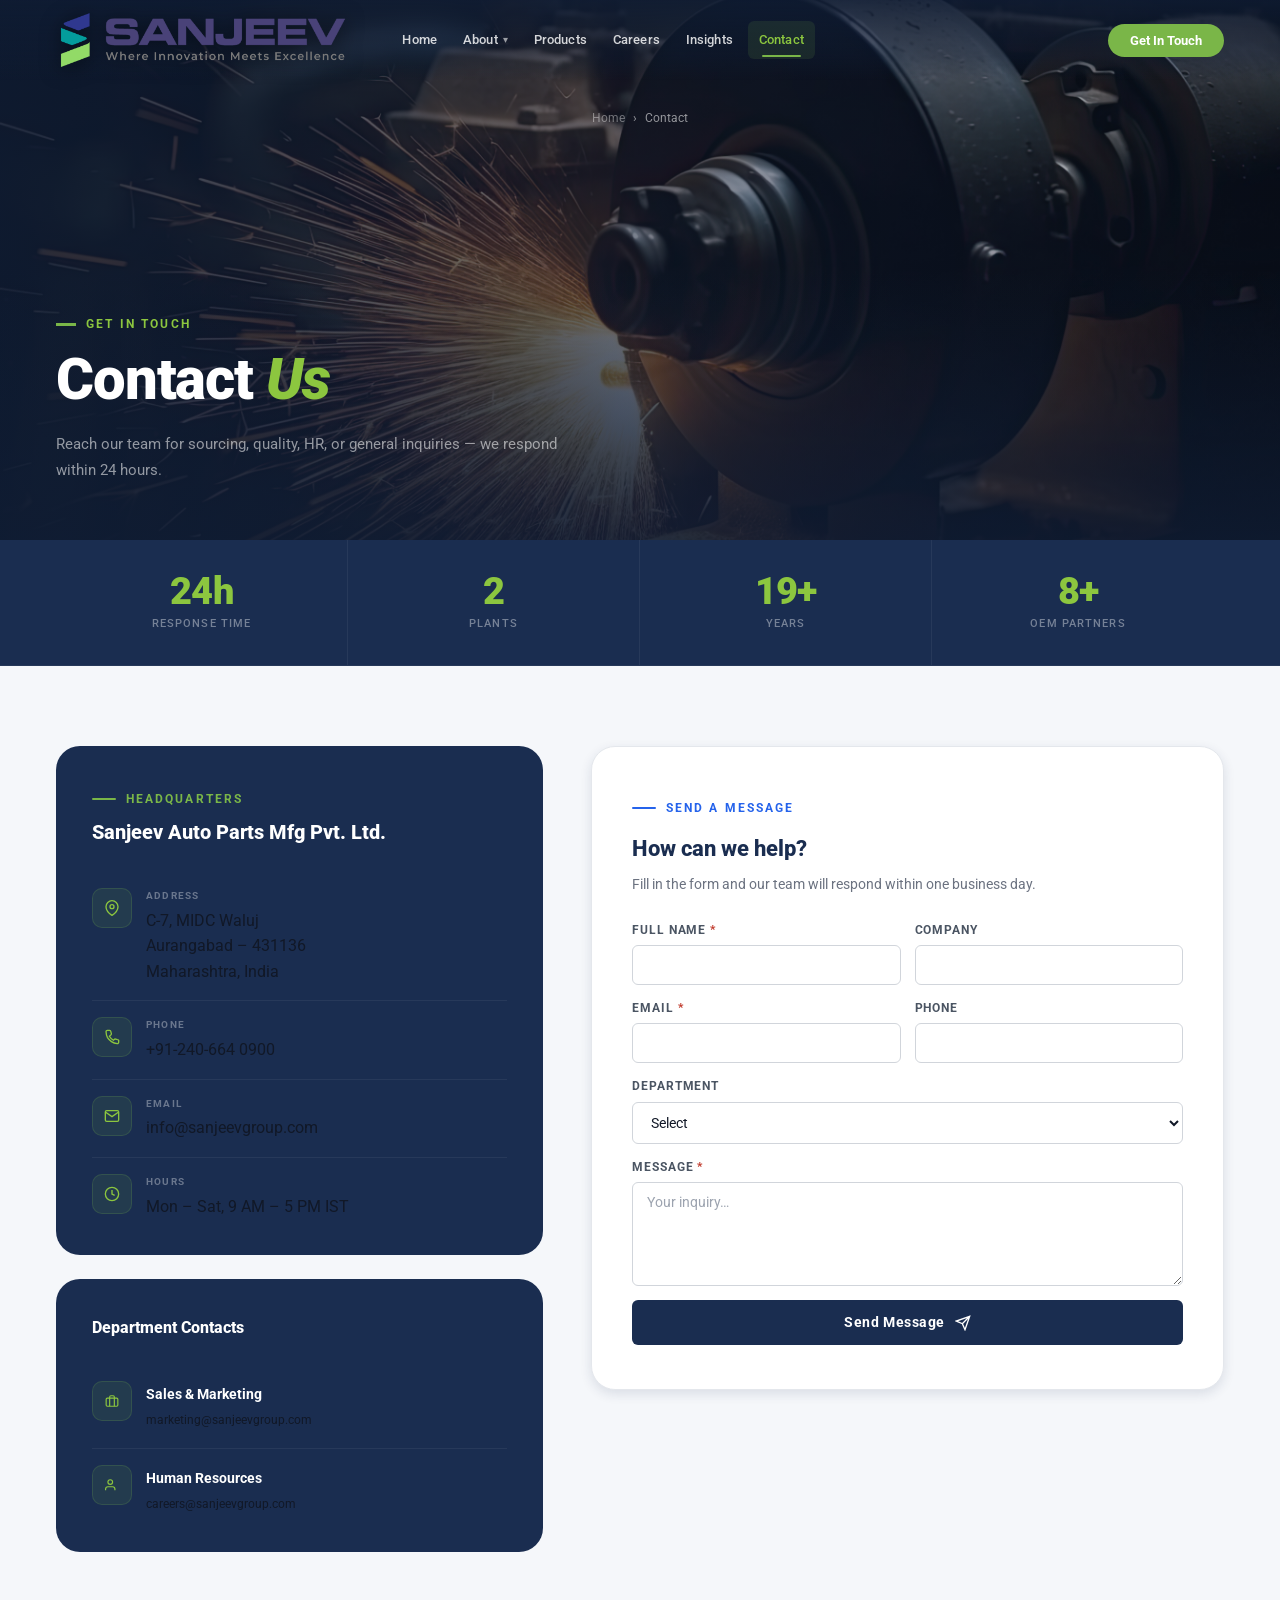
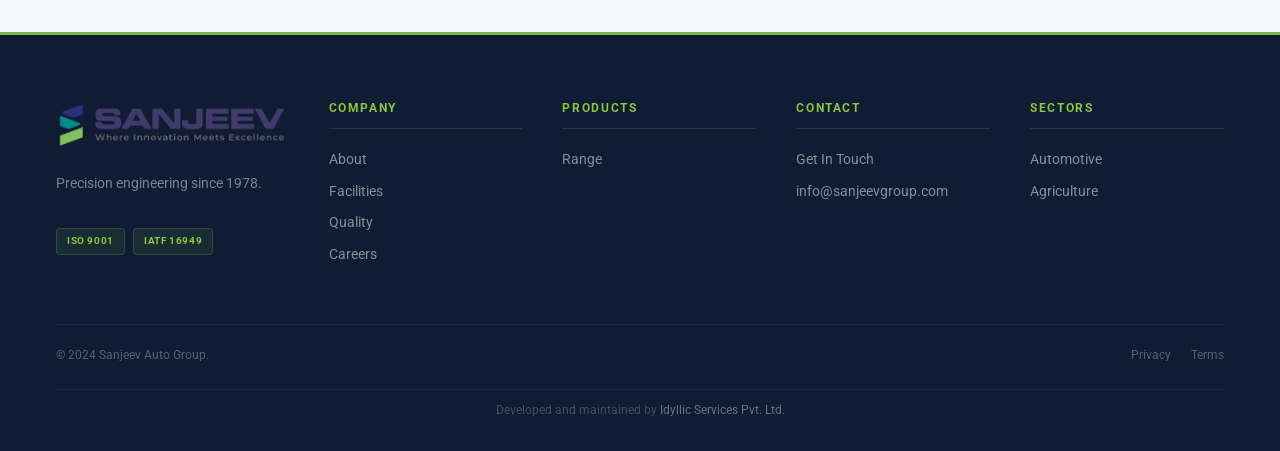
<file: contact.html>
<!DOCTYPE html>
<html lang="en">
<head>
  <meta charset="UTF-8" /><meta name="viewport" content="width=device-width, initial-scale=1.0" />
  <title>Contact Sanjeev Auto | Sourcing Inquiry — Aurangabad</title>
  <meta name="description" content="Contact Sanjeev Auto for sourcing, quality, HR inquiries. C-7 MIDC Waluj, Aurangabad 431136. +91-240-664-0900." />
  <meta name="theme-color" content="#002147" />
  <link rel="preconnect" href="https://fonts.googleapis.com" /><link rel="preconnect" href="https://fonts.gstatic.com" crossorigin />
  <link href="https://fonts.googleapis.com/css2?family=Roboto:ital,wght@0,300;0,400;0,500;0,700;0,900;1,700;1,900&display=swap" rel="stylesheet" />
  <link rel="stylesheet" href="tata.css" /><link rel="icon" type="image/png" href="logo.png" />
</head>
<body>
<div class="popup-overlay" id="popupOverlay"><div class="popup-modal"><div class="popup-left"><img src="logo.png" alt="" class="popup-logo" /><h2 class="popup-h2">Let's Build<br/><span>Something</span> Great</h2><p class="popup-sub">Our team responds within 24 hours.</p><div class="popup-stats"><div><span class="popup-stat-n">24h</span><span class="popup-stat-l">Response</span></div><div><span class="popup-stat-n">20<sup>+</sup></span><span class="popup-stat-l">OEMs</span></div></div></div><div class="popup-right"><button class="popup-close" id="popupClose" aria-label="Close"><svg width="16" height="16" viewBox="0 0 24 24" fill="none" stroke="currentColor" stroke-width="2.5"><line x1="18" y1="6" x2="6" y2="18"/><line x1="6" y1="6" x2="18" y2="18"/></svg></button><div class="popup-title">Quick Inquiry</div><form novalidate><div class="form-row"><div class="form-group"><label class="form-label">Name <span>*</span></label><input class="form-input" required /></div><div class="form-group"><label class="form-label">Email <span>*</span></label><input class="form-input" type="email" required /></div></div><div class="form-group"><label class="form-label">Message</label><textarea class="form-textarea" rows="3"></textarea></div><button type="submit" class="popup-submit">Send →</button></form></div></div></div>
<nav class="navbar at-top" id="navbar"><div class="nav-inner"><a href="index.html" class="nav-logo"><img src="logo.png" alt="Sanjeev Auto" /></a><ul class="nav-links"><li class="nav-item"><a href="index.html" class="nav-link">Home</a></li><li class="nav-item"><a href="about.html" class="nav-link">About <span class="nav-chevron">▾</span></a><div class="nav-dropdown-menu"><a href="about.html">About Us</a><a href="facilities.html">Facilities</a><a href="quality.html">Quality</a></div></li><li class="nav-item"><a href="products.html" class="nav-link">Products</a></li><li class="nav-item"><a href="careers.html" class="nav-link">Careers</a></li><li class="nav-item"><a href="blog.html" class="nav-link">Insights</a></li><li class="nav-item"><a href="contact.html" class="nav-link active">Contact</a></li></ul><div class="nav-actions"><button class="nav-btn-primary" data-popup>Get In Touch</button><button class="hamburger" id="hamburger" aria-label="Menu"><span></span><span></span><span></span></button></div></div></nav>
<div class="mobile-nav" id="mobileNav"><a href="index.html" class="mob-nav-link">Home</a><a href="about.html" class="mob-nav-link">About</a><a href="products.html" class="mob-nav-link">Products</a><a href="careers.html" class="mob-nav-link">Careers</a><a href="contact.html" class="mob-nav-link">Contact</a></div>

<div class="page-banner"><div class="pb-bg"><img src="freepic/industrial-cnc-lathe-with-sparks-flying-air-cutting-cylindrical-metal-with-lathe-grinder-ai-generated.jpg" alt="Contact" /></div><div class="pb-overlay"></div><div class="pb-overlay-bottom"></div><div class="pb-breadcrumb"><a href="index.html">Home</a><span>›</span><span>Contact</span></div><div class="pb-content"><div class="pb-eyebrow">Get In Touch</div><h1>Contact <em>Us</em></h1><p>Reach our team for sourcing, quality, HR, or general inquiries — we respond within 24 hours.</p></div></div>

<div class="stat-strip"><div class="stat-strip-inner"><div class="strip-item"><div class="strip-n">24h</div><div class="strip-l">Response Time</div></div><div class="strip-item"><div class="strip-n"><span class="counter" data-target="5">0</span></div><div class="strip-l">Plants</div></div><div class="strip-item"><div class="strip-n"><span class="counter" data-target="45">0</span>+</div><div class="strip-l">Years</div></div><div class="strip-item"><div class="strip-n"><span class="counter" data-target="20">0</span>+</div><div class="strip-l">OEM Partners</div></div></div></div>

<section class="inner-section section--off-white">
  <div class="inner-container">
    <div style="display:grid;grid-template-columns:1fr 1.3fr;gap:48px;align-items:start;">
      <!-- Left info -->
      <div>
        <div class="contact-info-card reveal reveal--left" style="margin-bottom:24px;">
          <div class="eyebrow eyebrow--gold" style="margin-bottom:8px;">Headquarters</div>
          <h2>Sanjeev Auto Parts Mfg Pvt. Ltd.</h2>
          <div class="contact-row"><div class="contact-row-icon"><svg width="16" height="16" viewBox="0 0 24 24" fill="none" stroke="currentColor" stroke-width="2"><path d="M21 10c0 7-9 13-9 13s-9-6-9-13a9 9 0 0118 0z"/><circle cx="12" cy="10" r="3"/></svg></div><div><span class="contact-row-label">Address</span><p>C-7, MIDC Waluj<br/>Aurangabad – 431136<br/>Maharashtra, India</p></div></div>
          <div class="contact-row"><div class="contact-row-icon"><svg width="16" height="16" viewBox="0 0 24 24" fill="none" stroke="currentColor" stroke-width="2"><path d="M22 16.92v3a2 2 0 01-2.18 2 19.79 19.79 0 01-8.63-3.07 19.5 19.5 0 01-5.93-5.93A19.79 19.79 0 013.07 4.18 2 2 0 015.26 2h3a2 2 0 012 1.72c.127.96.361 1.9.7 2.81a2 2 0 01-.45 2.11L8.09 10.91a16 16 0 006 6l1.27-1.27a2 2 0 012.11-.45c.907.339 1.85.573 2.81.7A2 2 0 0122 16.92z"/></svg></div><div><span class="contact-row-label">Phone</span><a href="tel:+912406640900">+91-240-664 0900</a></div></div>
          <div class="contact-row"><div class="contact-row-icon"><svg width="16" height="16" viewBox="0 0 24 24" fill="none" stroke="currentColor" stroke-width="2"><path d="M4 4h16c1.1 0 2 .9 2 2v12c0 1.1-.9 2-2 2H4c-1.1 0-2-.9-2-2V6c0-1.1.9-2 2-2z"/><polyline points="22,6 12,13 2,6"/></svg></div><div><span class="contact-row-label">Email</span><a href="mailto:info@sanjeevgroup.com">info@sanjeevgroup.com</a></div></div>
          <div class="contact-row"><div class="contact-row-icon"><svg width="16" height="16" viewBox="0 0 24 24" fill="none" stroke="currentColor" stroke-width="2"><circle cx="12" cy="12" r="10"/><polyline points="12 6 12 12 16 14"/></svg></div><div><span class="contact-row-label">Hours</span><p>Mon – Sat, 9 AM – 5 PM IST</p></div></div>
        </div>
        <div class="contact-info-card reveal reveal--left" style="--sd:.1s">
          <h2 style="font-size:1rem;">Department Contacts</h2>
          <div class="contact-row"><div class="contact-row-icon"><svg width="14" height="14" viewBox="0 0 24 24" fill="none" stroke="currentColor" stroke-width="2"><rect x="2" y="7" width="20" height="14" rx="2"/><path d="M16 21V5a2 2 0 00-2-2h-4a2 2 0 00-2 2v16"/></svg></div><div><span style="font-weight:700;color:#fff;font-size:0.88rem;">Sales &amp; Marketing</span><br/><a href="mailto:marketing@sanjeevgroup.com" style="font-size:0.78rem;">marketing@sanjeevgroup.com</a></div></div>
          <div class="contact-row"><div class="contact-row-icon"><svg width="14" height="14" viewBox="0 0 24 24" fill="none" stroke="currentColor" stroke-width="2"><path d="M17 21v-2a4 4 0 00-4-4H5a4 4 0 00-4 4v2"/><circle cx="9" cy="7" r="4"/></svg></div><div><span style="font-weight:700;color:#fff;font-size:0.88rem;">Human Resources</span><br/><a href="mailto:careers@sanjeevgroup.com" style="font-size:0.78rem;">careers@sanjeevgroup.com</a></div></div>
        </div>
      </div>
      <!-- Right form -->
      <div class="contact-form-card reveal reveal--right">
        <div class="eyebrow">Send a Message</div>
        <h3>How can we help?</h3>
        <p>Fill in the form and our team will respond within one business day.</p>
        <form id="contactForm">
          <div class="form-row"><div class="form-group"><label class="form-label">Full Name <span>*</span></label><input class="form-input" required /></div><div class="form-group"><label class="form-label">Company</label><input class="form-input" /></div></div>
          <div class="form-row"><div class="form-group"><label class="form-label">Email <span>*</span></label><input class="form-input" type="email" required /></div><div class="form-group"><label class="form-label">Phone</label><input class="form-input" type="tel" /></div></div>
          <div class="form-group"><label class="form-label">Department</label><select class="form-select"><option value="">Select</option><option>Sales</option><option>Quality</option><option>HR</option><option>General</option></select></div>
          <div class="form-group"><label class="form-label">Message <span>*</span></label><textarea class="form-textarea" rows="5" required placeholder="Your inquiry…"></textarea></div>
          <button type="submit" class="cf-submit">Send Message <svg width="16" height="16" viewBox="0 0 24 24" fill="none" stroke="currentColor" stroke-width="2"><path d="M22 2L11 13M22 2l-7 20-4-9-9-4 20-7z"/></svg></button>
        </form>
        <div id="contactSuccess" style="display:none;text-align:center;padding:40px 0;">
          <div style="width:56px;height:56px;border-radius:50%;background:var(--blue);display:flex;align-items:center;justify-content:center;margin:0 auto 16px;"><svg width="24" height="24" viewBox="0 0 24 24" fill="none" stroke="#fff" stroke-width="3"><polyline points="20 6 9 17 4 12"/></svg></div>
          <h3 style="font-family:Roboto;font-size:1.3rem;font-weight:800;color:var(--navy);margin-bottom:8px;">Message Sent!</h3>
          <p style="font-size:0.875rem;color:var(--text-muted);line-height:1.7;">Our team will respond within one business day.</p>
        </div>
      </div>
    </div>
  </div>
</section>

<footer class="footer"><div class="footer-top"><div class="footer-brand"><img src="logo.png" alt="Sanjeev Auto" class="footer-logo" /><p class="footer-tagline">Precision engineering since 1978.</p><div class="footer-cert-strip"><span class="footer-cert">ISO 9001</span><span class="footer-cert">IATF 16949</span></div></div><div class="footer-col"><h5>Company</h5><a href="about.html">About</a><a href="facilities.html">Facilities</a><a href="quality.html">Quality</a><a href="careers.html">Careers</a></div><div class="footer-col"><h5>Products</h5><a href="products.html">Range</a></div><div class="footer-col"><h5>Contact</h5><a href="contact.html">Get In Touch</a><a href="mailto:info@sanjeevgroup.com">info@sanjeevgroup.com</a></div><div class="footer-col"><h5>Sectors</h5><a href="products.html">Automotive</a><a href="products.html">Agriculture</a></div></div><div class="footer-divider"></div><div class="footer-bottom"><p class="footer-copy">© 2024 Sanjeev Auto Group.</p><div class="footer-bottom-links"><a href="#">Privacy</a><a href="#">Terms</a></div><p class="footer-devby">Developed and maintained by <a href="https://idyllicservices.in/" target="_blank" rel="noopener noreferrer">Idyllic Services Pvt. Ltd.</a></p></div></footer>
<button class="scroll-top" id="scrollTop" aria-label="Top">↑</button>
<script src="tata.js"></script>
<script>
  const cf = document.getElementById('contactForm');
  const cs = document.getElementById('contactSuccess');
  if(cf) cf.addEventListener('submit', e => { e.preventDefault(); cf.style.display='none'; cs.style.display='block'; });
</script>
</body>
</html>
</file>
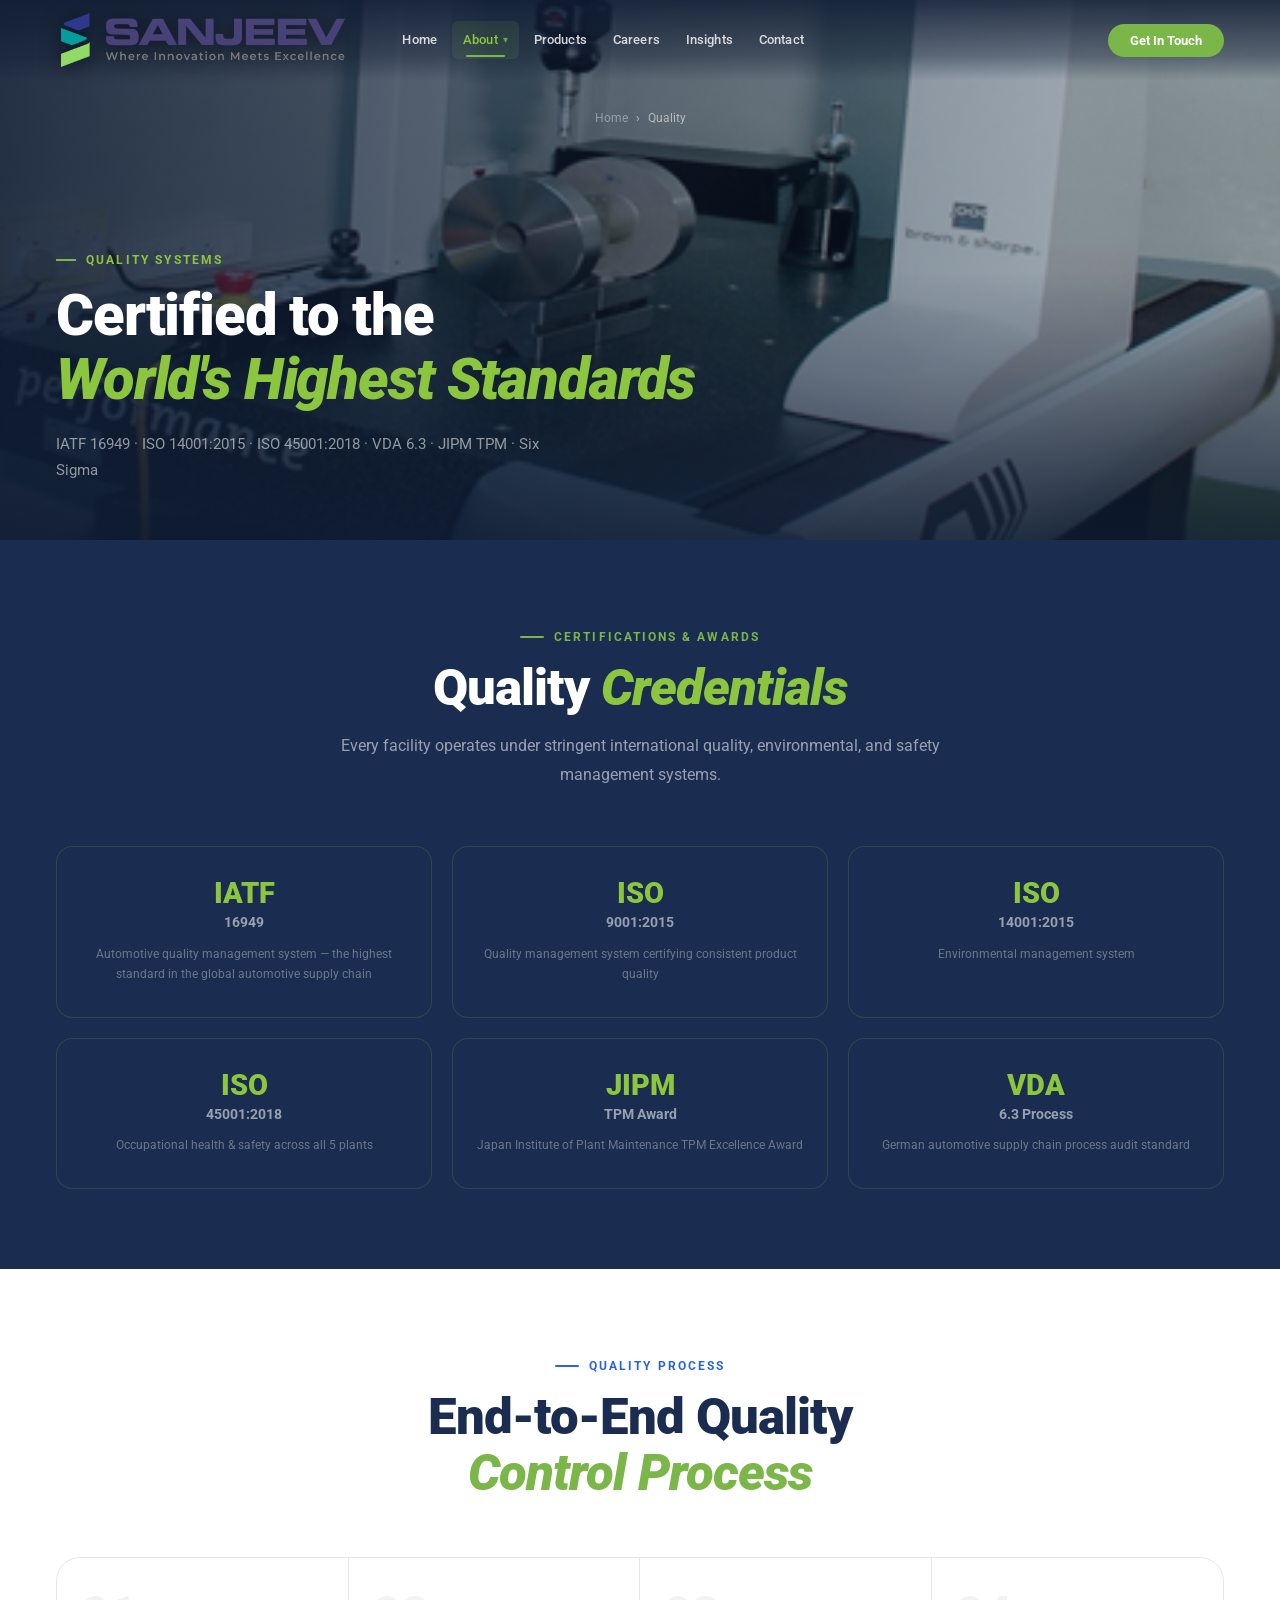
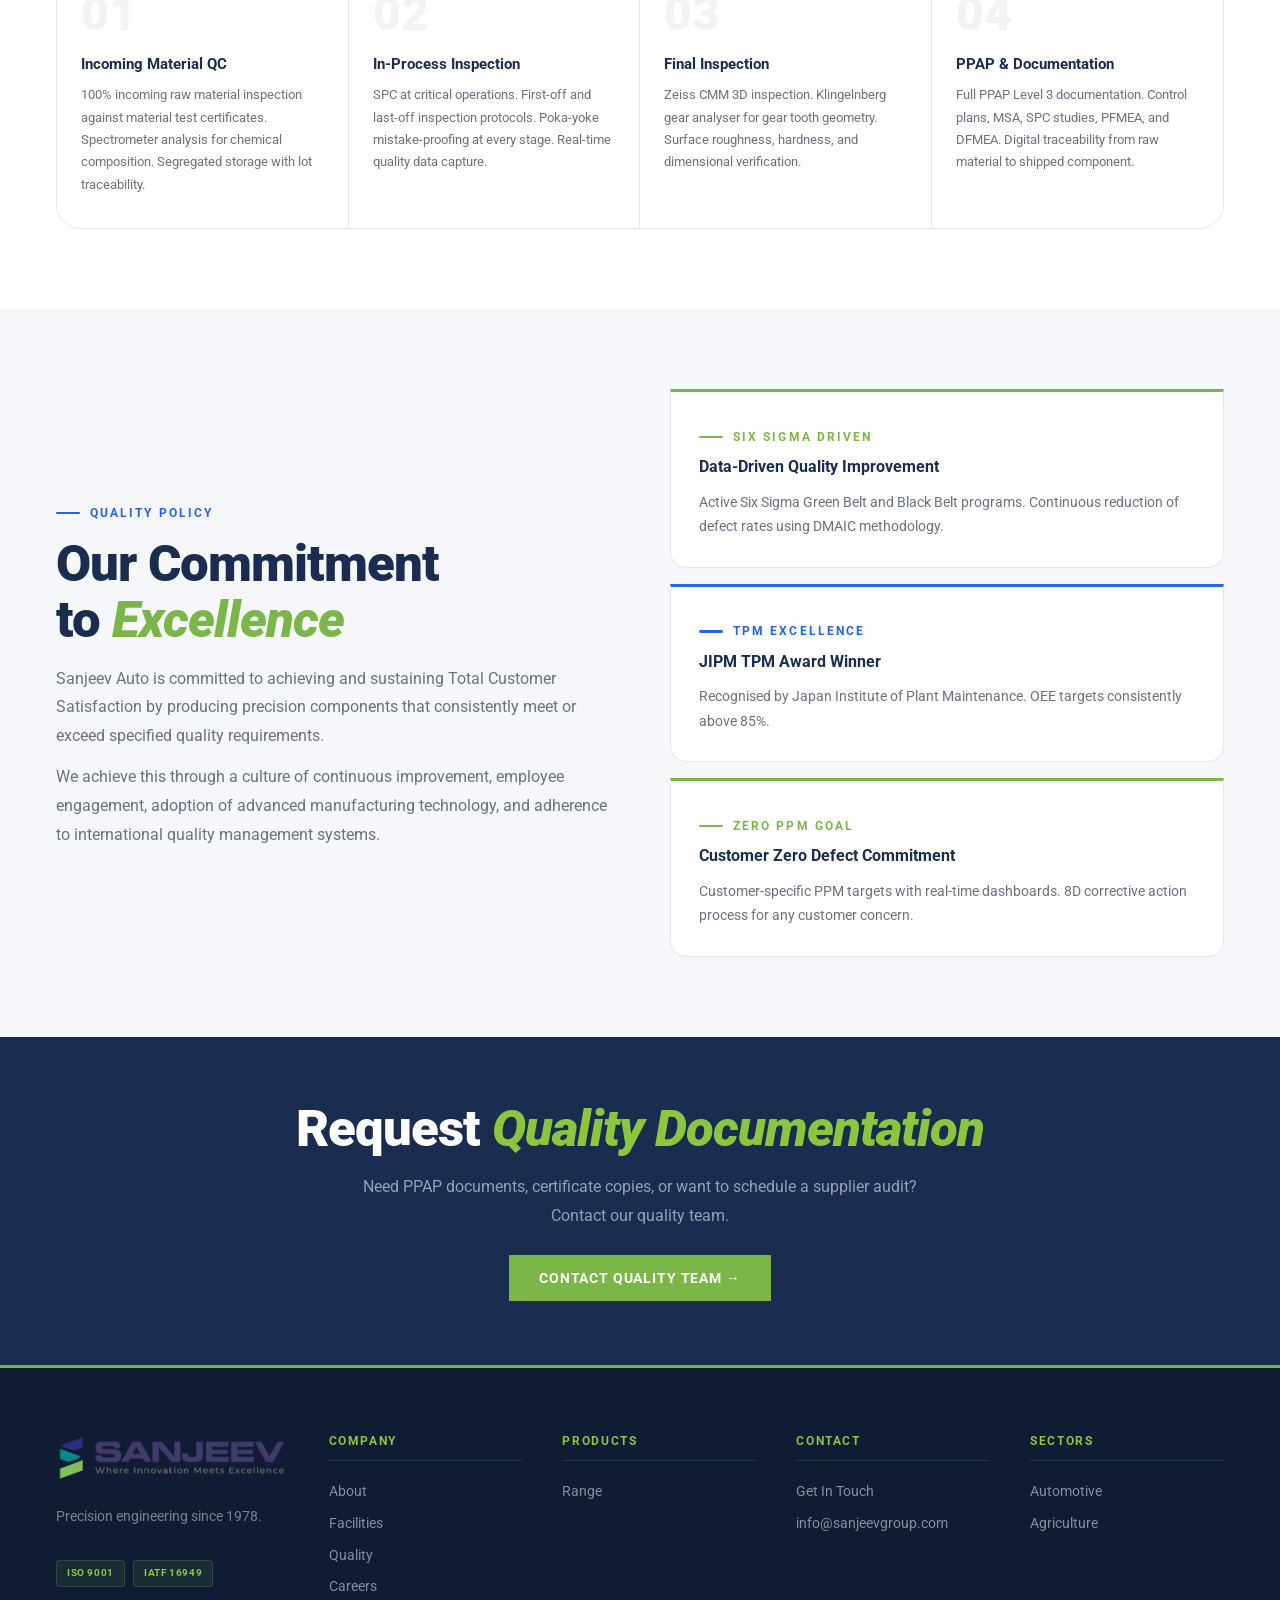
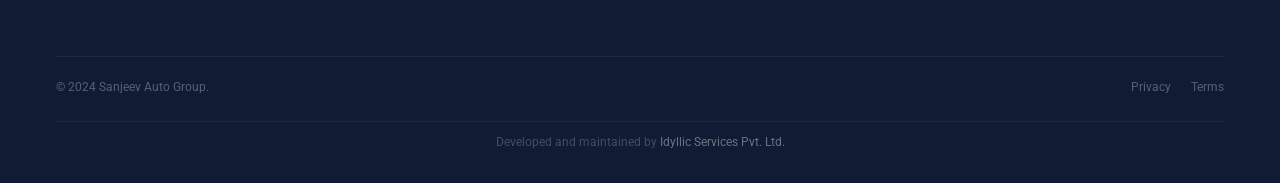
<file: quality.html>
<!DOCTYPE html>
<html lang="en">
<head>
  <meta charset="UTF-8" /><meta name="viewport" content="width=device-width, initial-scale=1.0" />
  <title>Quality | Sanjeev Auto — IATF 16949, ISO Certified Quality Systems</title>
  <meta name="description" content="IATF 16949, ISO 14001, ISO 45001, VDA 6.3, JIPM TPM, Six Sigma. End-to-end quality control across all 5 plants." />
  <meta name="theme-color" content="#002147" />
  <link rel="preconnect" href="https://fonts.googleapis.com" /><link rel="preconnect" href="https://fonts.gstatic.com" crossorigin />
  <link href="https://fonts.googleapis.com/css2?family=Roboto:ital,wght@0,300;0,400;0,500;0,700;0,900;1,700;1,900&display=swap" rel="stylesheet" />
  <link rel="stylesheet" href="tata.css" /><link rel="icon" type="image/png" href="logo.png" />
</head>
<body>
<div class="popup-overlay" id="popupOverlay"><div class="popup-modal"><div class="popup-left"><img src="logo.png" alt="" class="popup-logo" /><h2 class="popup-h2">Quality<br/><span>Inquiry</span></h2><p class="popup-sub">Contact our quality team for certifications, PPAP, or supplier audit requests.</p><div class="popup-stats"><div><span class="popup-stat-n">6</span><span class="popup-stat-l">Certifications</span></div><div><span class="popup-stat-n">JIPM</span><span class="popup-stat-l">TPM Award</span></div></div></div><div class="popup-right"><button class="popup-close" id="popupClose" aria-label="Close"><svg width="16" height="16" viewBox="0 0 24 24" fill="none" stroke="currentColor" stroke-width="2.5"><line x1="18" y1="6" x2="6" y2="18"/><line x1="6" y1="6" x2="18" y2="18"/></svg></button><div class="popup-title">Quality Inquiry</div><form novalidate><div class="form-row"><div class="form-group"><label class="form-label">Name <span>*</span></label><input class="form-input" required /></div><div class="form-group"><label class="form-label">Company</label><input class="form-input" /></div></div><div class="form-row"><div class="form-group"><label class="form-label">Email <span>*</span></label><input class="form-input" type="email" required /></div><div class="form-group"><label class="form-label">Phone</label><input class="form-input" type="tel" /></div></div><div class="form-group"><label class="form-label">Inquiry Type</label><select class="form-select"><option value="">Select</option><option>PPAP Documentation</option><option>Supplier Audit</option><option>Certificate Copy</option><option>Quality Complaint</option><option>General</option></select></div><div class="form-group"><label class="form-label">Message</label><textarea class="form-textarea" rows="3"></textarea></div><button type="submit" class="popup-submit">Send Inquiry →</button></form></div></div></div>
<nav class="navbar at-top" id="navbar"><div class="nav-inner"><a href="index.html" class="nav-logo"><img src="logo.png" alt="Sanjeev Auto" /></a><ul class="nav-links"><li class="nav-item"><a href="index.html" class="nav-link">Home</a></li><li class="nav-item"><a href="about.html" class="nav-link active">About <span class="nav-chevron">▾</span></a><div class="nav-dropdown-menu"><a href="about.html">About Us</a><a href="facilities.html">Facilities</a><a href="quality.html">Quality</a></div></li><li class="nav-item"><a href="products.html" class="nav-link">Products</a></li><li class="nav-item"><a href="careers.html" class="nav-link">Careers</a></li><li class="nav-item"><a href="blog.html" class="nav-link">Insights</a></li><li class="nav-item"><a href="contact.html" class="nav-link">Contact</a></li></ul><div class="nav-actions"><button class="nav-btn-primary" data-popup>Get In Touch</button><button class="hamburger" id="hamburger" aria-label="Menu"><span></span><span></span><span></span></button></div></div></nav>
<div class="mobile-nav" id="mobileNav"><a href="index.html" class="mob-nav-link">Home</a><a href="about.html" class="mob-nav-link">About</a><a href="facilities.html" class="mob-nav-sub">Facilities</a><a href="quality.html" class="mob-nav-sub">Quality</a><a href="products.html" class="mob-nav-link">Products</a><a href="careers.html" class="mob-nav-link">Careers</a><a href="contact.html" class="mob-nav-link">Contact</a></div>

<div class="page-banner"><div class="pb-bg"><img src="images/CMM.jpg" alt="Quality" /></div><div class="pb-overlay"></div><div class="pb-overlay-bottom"></div><div class="pb-breadcrumb"><a href="index.html">Home</a><span>›</span><span>Quality</span></div><div class="pb-content"><div class="pb-eyebrow">Quality Systems</div><h1>Certified to the<br/><em>World's Highest Standards</em></h1><p>IATF 16949 · ISO 14001:2015 · ISO 45001:2018 · VDA 6.3 · JIPM TPM · Six Sigma</p></div></div>

<!-- Certifications -->
<section class="inner-section section--navy">
  <div class="inner-container">
    <div style="text-align:center;margin-bottom:56px;" class="reveal">
      <div class="eyebrow eyebrow--gold" style="justify-content:center;">Certifications &amp; Awards</div>
      <h2 class="section-h2 section-h2--light">Quality <em>Credentials</em></h2>
      <p class="section-sub section-sub--light" style="margin:0 auto;">Every facility operates under stringent international quality, environmental, and safety management systems.</p>
    </div>
    <div class="cert-blocks reveal">
      <div class="cert-block" style="--sd:0s"><div class="cert-code">IATF</div><span class="cert-num">16949</span><p class="cert-desc">Automotive quality management system — the highest standard in the global automotive supply chain</p></div>
      <div class="cert-block" style="--sd:.06s"><div class="cert-code">ISO</div><span class="cert-num">9001:2015</span><p class="cert-desc">Quality management system certifying consistent product quality</p></div>
      <div class="cert-block" style="--sd:.12s"><div class="cert-code">ISO</div><span class="cert-num">14001:2015</span><p class="cert-desc">Environmental management system</p></div>
      <div class="cert-block" style="--sd:.18s"><div class="cert-code">ISO</div><span class="cert-num">45001:2018</span><p class="cert-desc">Occupational health &amp; safety across all 5 plants</p></div>
      <div class="cert-block" style="--sd:.24s"><div class="cert-code">JIPM</div><span class="cert-num">TPM Award</span><p class="cert-desc">Japan Institute of Plant Maintenance TPM Excellence Award</p></div>
      <div class="cert-block" style="--sd:.30s"><div class="cert-code">VDA</div><span class="cert-num">6.3 Process</span><p class="cert-desc">German automotive supply chain process audit standard</p></div>
    </div>
  </div>
</section>

<!-- Quality Process -->
<section class="inner-section section--white">
  <div class="inner-container">
    <div style="text-align:center;margin-bottom:56px;" class="reveal">
      <div class="eyebrow" style="justify-content:center;">Quality Process</div>
      <h2 class="section-h2">End-to-End Quality<br/><em>Control Process</em></h2>
    </div>
    <div class="process-row reveal">
      <div class="process-step"><div class="process-step-n">01</div><h4>Incoming Material QC</h4><p>100% incoming raw material inspection against material test certificates. Spectrometer analysis for chemical composition. Segregated storage with lot traceability.</p></div>
      <div class="process-step"><div class="process-step-n">02</div><h4>In-Process Inspection</h4><p>SPC at critical operations. First-off and last-off inspection protocols. Poka-yoke mistake-proofing at every stage. Real-time quality data capture.</p></div>
      <div class="process-step"><div class="process-step-n">03</div><h4>Final Inspection</h4><p>Zeiss CMM 3D inspection. Klingelnberg gear analyser for gear tooth geometry. Surface roughness, hardness, and dimensional verification.</p></div>
      <div class="process-step"><div class="process-step-n">04</div><h4>PPAP &amp; Documentation</h4><p>Full PPAP Level 3 documentation. Control plans, MSA, SPC studies, PFMEA, and DFMEA. Digital traceability from raw material to shipped component.</p></div>
    </div>
  </div>
</section>

<!-- Quality Policy -->
<section class="inner-section section--off-white">
  <div class="inner-container">
    <div class="intro-cols" style="gap:60px;">
      <div class="reveal reveal--left">
        <div class="eyebrow">Quality Policy</div>
        <h2 class="section-h2">Our Commitment<br/>to <em>Excellence</em></h2>
        <p class="section-sub" style="max-width:none;margin-bottom:12px;">Sanjeev Auto is committed to achieving and sustaining Total Customer Satisfaction by producing precision components that consistently meet or exceed specified quality requirements.</p>
        <p class="section-sub" style="max-width:none;">We achieve this through a culture of continuous improvement, employee engagement, adoption of advanced manufacturing technology, and adherence to international quality management systems.</p>
      </div>
      <div class="reveal reveal--right">
        <div style="display:flex;flex-direction:column;gap:16px;">
          <div class="tata-card" style="border-top-color:var(--gold);"><div class="eyebrow eyebrow--gold" style="margin-bottom:8px;">Six Sigma Driven</div><h3>Data-Driven Quality Improvement</h3><p>Active Six Sigma Green Belt and Black Belt programs. Continuous reduction of defect rates using DMAIC methodology.</p></div>
          <div class="tata-card"><div class="eyebrow" style="margin-bottom:8px;">TPM Excellence</div><h3>JIPM TPM Award Winner</h3><p>Recognised by Japan Institute of Plant Maintenance. OEE targets consistently above 85%.</p></div>
          <div class="tata-card" style="border-top-color:var(--gold);"><div class="eyebrow eyebrow--gold" style="margin-bottom:8px;">Zero PPM Goal</div><h3>Customer Zero Defect Commitment</h3><p>Customer-specific PPM targets with real-time dashboards. 8D corrective action process for any customer concern.</p></div>
        </div>
      </div>
    </div>
  </div>
</section>

<!-- CTA -->
<section class="section section--navy" style="padding:64px 0;">
  <div class="container" style="text-align:center;">
    <h2 class="section-h2 section-h2--light reveal">Request <em>Quality Documentation</em></h2>
    <p class="section-sub section-sub--light reveal" style="margin:0 auto 24px;">Need PPAP documents, certificate copies, or want to schedule a supplier audit? Contact our quality team.</p>
    <button class="btn-tata btn-tata--gold reveal" data-popup>Contact Quality Team →</button>
  </div>
</section>

<footer class="footer"><div class="footer-top"><div class="footer-brand"><img src="logo.png" alt="Sanjeev Auto" class="footer-logo" /><p class="footer-tagline">Precision engineering since 1978.</p><div class="footer-cert-strip"><span class="footer-cert">ISO 9001</span><span class="footer-cert">IATF 16949</span></div></div><div class="footer-col"><h5>Company</h5><a href="about.html">About</a><a href="facilities.html">Facilities</a><a href="quality.html">Quality</a><a href="careers.html">Careers</a></div><div class="footer-col"><h5>Products</h5><a href="products.html">Range</a></div><div class="footer-col"><h5>Contact</h5><a href="contact.html">Get In Touch</a><a href="mailto:info@sanjeevgroup.com">info@sanjeevgroup.com</a></div><div class="footer-col"><h5>Sectors</h5><a href="products.html">Automotive</a><a href="products.html">Agriculture</a></div></div><div class="footer-divider"></div><div class="footer-bottom"><p class="footer-copy">© 2024 Sanjeev Auto Group.</p><div class="footer-bottom-links"><a href="#">Privacy</a><a href="#">Terms</a></div><p class="footer-devby">Developed and maintained by <a href="https://idyllicservices.in/" target="_blank" rel="noopener noreferrer">Idyllic Services Pvt. Ltd.</a></p></div></footer>
<button class="scroll-top" id="scrollTop" aria-label="Top">↑</button>
<script src="tata.js"></script>
</body>
</html>
</file>
<file: tata.css>
/* ══════════════════════════════════════════════════════════════════
   SANJEEV AUTO — Design System
   Colors: Navy #1a2d50, Blue #2563eb, Green #7ab648, Teal #009b8d
   Font: Roboto (Google Fonts)
   ══════════════════════════════════════════════════════════════════ */

/* ── RESET & VARIABLES ────────────────────────────────────────── */
*, *::before, *::after {
  box-sizing: border-box;
  margin: 0;
  padding: 0;
}

:root {
  /* Core Palette — Logo-derived green + teal accent */
  --navy:         #1a2d50;
  --navy-dk:      #0f1c33;
  --navy-md:      #253d66;
  --blue:         #2563eb;
  --blue-lt:      #3b82f6;
  --blue-sky:     #60a5fa;
  --teal:         #009b8d;
  --gold:         #7ab648;
  --gold-lt:      #8cc63f;
  --green:        #7ab648;
  --green-lt:     #8cc63f;
  --green-dk:     #5a9a2f;
  --red:          #c0392b;

  /* Neutral */
  --white:        #ffffff;
  --off-white:    #f5f7fa;
  --grey-100:     #f0f2f5;
  --grey-200:     #e4e7ec;
  --grey-300:     #d1d5db;
  --grey-400:     #9ca3af;
  --grey-600:     #4b5563;
  --grey-800:     #1f2937;
  --black:        #111111;

  /* Text */
  --text-primary:  #111827;
  --text-secondary:#374151;
  --text-muted:    #6b7280;
  --text-light:    rgba(255,255,255,0.9);
  --text-fade:     rgba(255,255,255,0.6);

  /* Layout */
  --max-w:     1440px;
  --pad-x:     80px;
  --pad-x-md:  40px;
  --pad-x-sm:  20px;

  /* Radii */
  --r-sm:   6px;
  --r:      10px;
  --r-lg:   16px;
  --r-xl:   24px;
  --r-pill: 100px;

  /* Transitions */
  --ease:   cubic-bezier(0.4, 0, 0.2, 1);
  --t:      0.28s var(--ease);
  --t-slow: 0.55s var(--ease);

  /* Shadows */
  --shadow-sm: 0 1px 3px rgba(0,0,0,0.08), 0 1px 2px rgba(0,0,0,0.04);
  --shadow:    0 4px 12px rgba(26,45,80,0.12);
  --shadow-lg: 0 12px 40px rgba(26,45,80,0.18);
  --shadow-xl: 0 24px 64px rgba(26,45,80,0.22);
}

html { scroll-behavior: smooth; -webkit-font-smoothing: antialiased; }

body {
  font-family: 'Roboto', 'Inter', sans-serif;
  font-size: 16px;
  color: var(--text-primary);
  background: var(--white);
  line-height: 1.6;
  overflow-x: hidden;
}

a { text-decoration: none; color: inherit; }
ul { list-style: none; }
img { max-width: 100%; display: block; }
button { font-family: inherit; cursor: pointer; }

/* ── UTILITY ─────────────────────────────────────────────────── */
.container {
  max-width: var(--max-w);
  margin: 0 auto;
  padding: 0 var(--pad-x);
}
.sr-only { position: absolute; width: 1px; height: 1px; overflow: hidden; clip: rect(0,0,0,0); }

/* ═══════════════════════════════════════════════════════════════
   TOP BAR (Tata Motors has a thin utility bar above nav)
   ═══════════════════════════════════════════════════════════════ */
.topbar {
  background: var(--navy-dk);
  padding: 8px 0;
  border-bottom: 1px solid rgba(255,255,255,0.06);
}
.topbar-inner {
  max-width: var(--max-w);
  margin: 0 auto;
  padding: 0 var(--pad-x);
  display: flex;
  align-items: center;
  justify-content: flex-end;
  gap: 24px;
}
.topbar-link {
  font-size: 0.75rem;
  color: rgba(255,255,255,0.55);
  font-weight: 400;
  letter-spacing: 0.02em;
  transition: color 0.2s;
}
.topbar-link:hover { color: var(--gold-lt); }
.topbar-sep {
  width: 1px; height: 12px;
  background: rgba(255,255,255,0.2);
}

/* ═══════════════════════════════════════════════════════════════
   NAVBAR — Tata Motors style
   ═══════════════════════════════════════════════════════════════ */
.navbar {
  position: fixed;
  top: 0; left: 0; right: 0;
  z-index: 1000;
  transition: background var(--t), box-shadow var(--t), transform var(--t);
}
.navbar.at-top {
  background: linear-gradient(to bottom, rgba(15,28,51,0.85) 0%, rgba(15,28,51,0.4) 70%, transparent 100%);
}
.navbar.scrolled {
  background: var(--navy);
  box-shadow: 0 2px 24px rgba(0,0,0,0.3);
}
/* navbar always visible — no hide on scroll */

.nav-inner {
  max-width: var(--max-w);
  margin: 0 auto;
  padding: 0 var(--pad-x);
  display: flex;
  align-items: center;
  height: 80px;
  gap: 40px;
}

.nav-logo { display: flex; align-items: center; flex-shrink: 0; }
.nav-logo img { height: 68px; width: auto; filter: brightness(1.3) drop-shadow(0 2px 10px rgba(0,0,0,0.55)); }

/* Main links */
.nav-links {
  display: flex;
  align-items: center;
  gap: 4px;
  flex: 1;
}
.nav-item { position: relative; }
.nav-link {
  display: flex;
  align-items: center;
  gap: 5px;
  padding: 8px 14px;
  font-size: 0.875rem;
  font-weight: 500;
  color: rgba(255,255,255,0.82);
  letter-spacing: 0.01em;
  border-radius: var(--r-sm);
  transition: color var(--t), background var(--t);
  white-space: nowrap;
}
.nav-link:hover, .nav-link.active { color: #fff; background: rgba(255,255,255,0.1); }
.nav-link.active { color: var(--green-lt); background: rgba(122,182,72,0.12); }

.nav-chevron {
  font-size: 0.6rem;
  opacity: 0.7;
  transition: transform 0.2s;
}
.nav-item:hover .nav-chevron { transform: rotate(180deg); }

/* Dropdown */
.nav-dropdown-menu {
  position: absolute;
  top: calc(100% + 8px);
  left: 0;
  background: var(--navy);
  border: 1px solid rgba(255,255,255,0.08);
  border-radius: var(--r);
  min-width: 240px;
  padding: 8px 0;
  box-shadow: var(--shadow-xl);
  opacity: 0;
  visibility: hidden;
  transform: translateY(-8px);
  transition: opacity 0.25s, transform 0.25s, visibility 0.25s;
  z-index: 100;
}
.nav-item:hover .nav-dropdown-menu {
  opacity: 1;
  visibility: visible;
  transform: translateY(0);
}
.nav-dropdown-menu a {
  display: block;
  padding: 10px 20px;
  font-size: 0.85rem;
  color: rgba(255,255,255,0.7);
  transition: color 0.2s, background 0.2s, padding-left 0.2s;
}
.nav-dropdown-menu a:hover {
  color: var(--green-lt);
  background: rgba(122,182,72,0.08);
  padding-left: 28px;
}

/* Right side */
.nav-actions { display: flex; align-items: center; gap: 12px; margin-left: auto; }

.nav-btn-outline {
  padding: 8px 20px;
  border: 1.5px solid rgba(255,255,255,0.4);
  border-radius: var(--r-pill);
  font-size: 0.82rem;
  font-weight: 600;
  color: #fff;
  background: transparent;
  transition: var(--t);
  white-space: nowrap;
}
.nav-btn-outline:hover {
  background: rgba(255,255,255,0.12);
  border-color: rgba(255,255,255,0.7);
}

.nav-btn-primary {
  padding: 9px 22px;
  border: none;
  border-radius: var(--r-pill);
  font-size: 0.82rem;
  font-weight: 700;
  color: #fff;
  background: var(--green);
  transition: var(--t);
  white-space: nowrap;
}
.nav-btn-primary:hover {
  background: var(--green-lt);
  box-shadow: 0 4px 20px rgba(122,182,72,0.45);
  transform: translateY(-1px);
}

.hamburger {
  display: none;
  flex-direction: column;
  gap: 5px;
  width: 36px; height: 36px;
  justify-content: center;
  align-items: center;
  background: transparent;
  border: none;
}
.hamburger span {
  display: block;
  width: 22px; height: 2px;
  background: rgba(255,255,255,0.85);
  border-radius: 2px;
  transition: var(--t);
}
.hamburger.open span:nth-child(1) { transform: translateY(7px) rotate(45deg); }
.hamburger.open span:nth-child(2) { opacity: 0; }
.hamburger.open span:nth-child(3) { transform: translateY(-7px) rotate(-45deg); }

/* Mobile nav */
.mobile-nav {
  display: none;
  position: fixed;
  top: 80px; left: 0; right: 0;
  background: var(--navy-dk);
  z-index: 999;
  padding: 16px 0;
  border-top: 1px solid rgba(255,255,255,0.08);
  max-height: calc(100vh - 80px);
  overflow-y: auto;
}
.mobile-nav.open { display: block; }
.mob-nav-link {
  display: block;
  padding: 14px var(--pad-x-md);
  font-size: 0.95rem;
  font-weight: 500;
  color: rgba(255,255,255,0.8);
  border-bottom: 1px solid rgba(255,255,255,0.04);
  transition: color 0.2s, padding-left 0.2s;
}
.mob-nav-link:hover { color: var(--green-lt); padding-left: 52px; }
.mob-nav-sub { padding: 10px 56px; font-size: 0.82rem; color: rgba(255,255,255,0.55); display: block; transition: color 0.2s; }
.mob-nav-sub:hover { color: var(--green-lt); }

/* ═══════════════════════════════════════════════════════════════
   HERO — Full-viewport, Tata Motors style
   ═══════════════════════════════════════════════════════════════ */
.hero {
  position: relative;
  height: 100vh;
  min-height: 640px;
  overflow: hidden;
  background: var(--navy-dk);
  display: flex;
  align-items: flex-end;
}

.hero-bg {
  position: absolute;
  inset: 0;
  z-index: 0;
}
/* ── Hero Slideshow (pure CSS) ── */
.hero-slides {
  position: absolute;
  inset: 0;
  z-index: 0;
}
.hero-slide {
  position: absolute;
  inset: 0;
  opacity: 0;
  animation: slideShow 15s ease-in-out infinite;
  animation-fill-mode: both;
}
.hero-slide:nth-child(1) { animation-delay: 0s; }
.hero-slide:nth-child(2) { animation-delay: 5s; }
.hero-slide:nth-child(3) { animation-delay: 10s; }
@keyframes slideShow {
  0%   { opacity: 0; }
  6%   { opacity: 1; }
  33%  { opacity: 1; }
  40%  { opacity: 0; }
  100% { opacity: 0; }
}
.hero-slide img {
  width: 100%; height: 100%;
  object-fit: cover;
  object-position: center;
  animation: kenBurns 6s ease-in-out infinite;
}

/* ── Hero Video (overlays slides when it plays) ── */
.hero-bg-video {
  position: absolute;
  inset: 0;
  width: 100%; height: 100%;
  object-fit: cover;
  z-index: 1;
  opacity: 0;
  transition: opacity 1.2s ease;
}
.hero-bg-video.is-playing { opacity: 1; }
@keyframes kenBurns {
  0%   { transform: scale(1)    translate(0, 0); }
  50%  { transform: scale(1.15) translate(-1%, -0.5%); }
  100% { transform: scale(1)    translate(0, 0); }
}

/* Deep blue gradient overlay — Tata style */
.hero-overlay {
  position: absolute;
  inset: 0;
  background: linear-gradient(
    to right,
    rgba(15,28,51,0.88) 0%,
    rgba(15,28,51,0.6) 45%,
    rgba(15,28,51,0.2) 100%
  );
}
.hero-overlay-bottom {
  position: absolute;
  inset: 0;
  background: linear-gradient(to top, rgba(15,28,51,0.75) 0%, transparent 50%);
}

/* Animated dot pattern — Tata uses dots */
.hero-dots {
  position: absolute;
  right: 0; top: 50%;
  transform: translateY(-50%);
  width: 320px; height: 400px;
  background-image: radial-gradient(circle, rgba(122,182,72,0.2) 1.5px, transparent 1.5px);
  background-size: 28px 28px;
  pointer-events: none;
  z-index: 1;
  animation: floatDots 6s ease-in-out infinite;
}

.hero-content {
  position: relative;
  z-index: 2;
  width: 100%;
  padding: 0 var(--pad-x) 80px;
  max-width: var(--max-w);
  margin: 0 auto;
}

/* Big H1 — Tata Motors uses italic serif-like bold headings */
.hero-h1 {
  font-family: 'Roboto', sans-serif;
  font-size: clamp(2.8rem, 6.5vw, 6.5rem);
  font-weight: 900;
  line-height: 1.05;
  letter-spacing: -0.02em;
  color: #fff;
  margin-bottom: 28px;
}
.hero-h1 em {
  font-style: italic;
  color: var(--green-lt);
}
.hero-line { display: block; opacity: 0; transform: translateY(36px); animation: fadeUp 0.9s var(--ease) forwards; }
.hero-line:nth-child(1) { animation-delay: 0.2s; }
.hero-line:nth-child(2) { animation-delay: 0.38s; }
.hero-line:nth-child(3) { animation-delay: 0.56s; }
@keyframes fadeUp { to { opacity: 1; transform: none; } }

/* Tata Motors has animated text that rotates through phrases */
.hero-rotating-text {
  display: flex;
  align-items: center;
  gap: 12px;
  margin-bottom: 32px;
  opacity: 0;
  animation: fadeUp 0.8s var(--ease) 0.8s forwards;
}
.hero-rotating-bar {
  width: 3px; height: 18px;
  background: var(--gold);
  border-radius: 2px;
}
.hero-rotating-word {
  font-size: 1rem;
  font-weight: 500;
  color: rgba(255,255,255,0.7);
  letter-spacing: 0.06em;
  text-transform: uppercase;
  position: relative;
  overflow: hidden;
  height: 1.5em;
}
.hero-rotating-word span {
  display: block;
  position: absolute;
  top: 0;
  opacity: 0;
  transform: translateY(100%);
  animation: wordRotate 9s ease-in-out infinite;
  white-space: nowrap;
}
.hero-rotating-word span:nth-child(1) { animation-delay: 0s; }
.hero-rotating-word span:nth-child(2) { animation-delay: 3s; }
.hero-rotating-word span:nth-child(3) { animation-delay: 6s; }
@keyframes wordRotate {
  0%   { opacity: 0; transform: translateY(100%); }
  8%   { opacity: 1; transform: translateY(0); }
  30%  { opacity: 1; transform: translateY(0); }
  38%  { opacity: 0; transform: translateY(-100%); }
  100% { opacity: 0; transform: translateY(-100%); }
}

.hero-cta-group {
  display: flex;
  gap: 16px;
  flex-wrap: wrap;
  opacity: 0;
  animation: fadeUp 0.8s var(--ease) 1.1s forwards;
  margin-bottom: 60px;
}

/* Tata style CTA buttons */
.btn-tata {
  display: inline-flex;
  align-items: center;
  gap: 10px;
  padding: 13px 28px;
  border-radius: 0;
  font-family: 'Roboto', sans-serif;
  font-size: 0.88rem;
  font-weight: 700;
  letter-spacing: 0.06em;
  text-transform: uppercase;
  transition: var(--t);
  border: 2px solid transparent;
  cursor: pointer;
}
.btn-tata svg { transition: transform 0.25s; }
.btn-tata:hover svg { transform: translateX(4px); }

.btn-tata--gold {
  background: var(--green);
  color: #fff;
  border-color: var(--green);
}
.btn-tata--gold:hover {
  background: var(--green-lt);
  border-color: var(--green-lt);
  box-shadow: 0 8px 28px rgba(122,182,72,0.4);
  transform: translateY(-2px);
}

.btn-tata--outline {
  background: transparent;
  border-color: rgba(255,255,255,0.55);
  color: #fff;
}
.btn-tata--outline:hover {
  background: rgba(255,255,255,0.1);
  border-color: #fff;
  transform: translateY(-2px);
}

.btn-tata--navy {
  background: var(--navy);
  color: #fff;
  border-color: var(--navy);
}
.btn-tata--navy:hover {
  background: var(--navy-md);
  transform: translateY(-2px);
  box-shadow: var(--shadow-lg);
}

.btn-tata--light {
  background: transparent;
  border-color: var(--grey-300);
  color: var(--text-primary);
}
.btn-tata--light:hover {
  background: var(--grey-100);
  transform: translateY(-2px);
}

/* Stats bar — at bottom of hero like Tata */
.hero-stats-bar {
  position: absolute;
  bottom: 0; left: 0; right: 0;
  z-index: 3;
  background: rgba(15,28,51,0.85);
  backdrop-filter: blur(12px);
  -webkit-backdrop-filter: blur(12px);
  border-top: 1px solid rgba(122,182,72,0.25);
  display: flex;
  justify-content: center;
}
.hero-stats-inner {
  max-width: var(--max-w);
  width: 100%;
  padding: 0 var(--pad-x);
  display: grid;
  grid-template-columns: repeat(4, 1fr);
}
.hero-stat {
  display: flex;
  flex-direction: column;
  align-items: center;
  padding: 22px 16px;
  border-right: 1px solid rgba(255,255,255,0.06);
  transition: background 0.2s;
}
.hero-stat:last-child { border-right: none; }
.hero-stat:hover { background: rgba(122,182,72,0.08); }
.hero-stat-n {
  font-family: 'Roboto', sans-serif;
  font-size: clamp(1.6rem, 2.5vw, 2.4rem);
  font-weight: 900;
  color: var(--green-lt);
  line-height: 1;
  letter-spacing: -0.02em;
}
.hero-stat-n sup { font-size: 0.55em; }
.hero-stat-l {
  font-size: 0.7rem;
  font-weight: 500;
  color: rgba(255,255,255,0.45);
  text-transform: uppercase;
  letter-spacing: 0.1em;
  margin-top: 4px;
}

/* Scroll indicator */
.hero-scroll {
  position: absolute;
  bottom: 100px;
  right: var(--pad-x);
  z-index: 3;
  display: flex;
  flex-direction: column;
  align-items: center;
  gap: 8px;
  opacity: 0;
  animation: fadeIn 1s ease 2.2s forwards;
}
.hero-scroll-line {
  width: 1px; height: 48px;
  background: linear-gradient(to bottom, var(--gold), transparent);
  animation: scrollAnim 2s ease-in-out infinite;
}
.hero-scroll-txt {
  font-size: 0.6rem;
  letter-spacing: 0.18em;
  color: rgba(255,255,255,0.35);
  text-transform: uppercase;
}
@keyframes scrollAnim {
  0%, 100% { opacity: 0.4; transform: scaleY(0.8); }
  50% { opacity: 1; transform: scaleY(1); }
}
@keyframes fadeIn { to { opacity: 1; } }

/* ═══════════════════════════════════════════════════════════════
   MARQUEE — Brand ticker bar
   ═══════════════════════════════════════════════════════════════ */
.marquee-section {
  background: var(--navy);
  border-top: 1px solid rgba(122,182,72,0.25);
  border-bottom: 1px solid rgba(122,182,72,0.25);
  padding: 14px 0;
  overflow: hidden;
}
.marquee-track {
  display: flex;
  gap: 0;
  animation: marquee 42s linear infinite;
  width: max-content;
}
.marquee-content {
  display: flex;
  align-items: center;
  gap: 32px;
  padding-right: 32px;
  white-space: nowrap;
  font-size: 0.8rem;
  font-weight: 500;
  color: rgba(255,255,255,0.5);
  letter-spacing: 0.06em;
  text-transform: uppercase;
}
.marquee-content strong { color: var(--green-lt); font-weight: 700; }
.mq-dot { width: 5px; height: 5px; border-radius: 50%; background: var(--green); opacity: 0.7; }
@keyframes marquee {
  from { transform: translateX(0); }
  to   { transform: translateX(-50%); }
}
.marquee-section:hover .marquee-track { animation-play-state: paused; }

/* ═══════════════════════════════════════════════════════════════
   SECTION COMMONS
   ═══════════════════════════════════════════════════════════════ */
.section { padding: 100px 0; }
.section--sm { padding: 64px 0; }
.section--navy { background: var(--navy); }
.section--navy-dk { background: var(--navy-dk); }
.section--off-white { background: var(--off-white); }
.section--white { background: var(--white); }
.section--grey { background: var(--grey-100); }

/* Section eyebrow label */
.eyebrow {
  display: inline-flex;
  align-items: center;
  gap: 10px;
  font-size: 0.72rem;
  font-weight: 700;
  letter-spacing: 0.18em;
  text-transform: uppercase;
  color: var(--blue);
  margin-bottom: 14px;
}
.eyebrow::before {
  content: '';
  display: inline-block;
  width: 24px; height: 2.5px;
  background: var(--blue);
  border-radius: 2px;
  flex-shrink: 0;
}
.eyebrow--light { color: var(--green-lt); }
.eyebrow--light::before { background: var(--green); }
.eyebrow--gold { color: var(--green); }
.eyebrow--gold::before { background: var(--green); }

/* Section headings — Tata style: large, bold, Roboto */
.section-h2 {
  font-family: 'Roboto', sans-serif;
  font-size: clamp(2.2rem, 4vw, 3.8rem);
  font-weight: 900;
  line-height: 1.1;
  letter-spacing: -0.02em;
  color: var(--navy);
  margin-bottom: 16px;
}
.section-h2--light { color: #fff; }
.section-h2--gold  { color: var(--green-lt); }

.section-h2 em {
  font-style: italic;
  color: var(--green);
}
.section-h2--light em { color: var(--green-lt); }

.section-sub {
  font-size: 1rem;
  color: var(--text-muted);
  line-height: 1.8;
  max-width: 600px;
}
.section-sub--light { color: rgba(255,255,255,0.55); }

/* Scroll reveal */
.reveal { opacity: 0; transform: translateY(40px); will-change: transform, opacity; transition: opacity 0.9s var(--ease), transform 0.9s var(--ease); transition-delay: var(--sd, 0s); }
.reveal--left  { transform: translateX(-40px); }
.reveal--right { transform: translateX(40px); }
.reveal--scale { transform: scale(0.96); }
.revealed { opacity: 1 !important; transform: none !important; }

/* ═══════════════════════════════════════════════════════════════
   WELCOME SECTION — Tata has centred intro text
   ═══════════════════════════════════════════════════════════════ */
.welcome-section {
  padding: 100px 0 80px;
  background: var(--white);
  text-align: center;
  position: relative;
  overflow: hidden;
}
.welcome-dots-l, .welcome-dots-r {
  position: absolute;
  top: 50%; transform: translateY(-50%);
  width: 200px; height: 280px;
  background-image: radial-gradient(circle, rgba(122,182,72,0.1) 1.5px, transparent 1.5px);
  background-size: 24px 24px;
  pointer-events: none;
  animation: floatDots 8s ease-in-out infinite;
}
.welcome-dots-l { left: 0; }
.welcome-dots-r { right: 0; }

.welcome-inner {
  max-width: 800px;
  margin: 0 auto;
  padding: 0 var(--pad-x);
}
.welcome-inner h2 {
  font-family: 'Roboto', sans-serif;
  font-size: clamp(2.8rem, 5vw, 4.5rem);
  font-weight: 900;
  color: var(--navy);
  line-height: 1.05;
  letter-spacing: -0.03em;
  margin-bottom: 20px;
}
.welcome-inner p {
  font-size: 1.1rem;
  color: var(--text-muted);
  line-height: 1.85;
  max-width: 560px;
  margin: 0 auto;
}

/* ═══════════════════════════════════════════════════════════════
   BUSINESS PILLARS — Tata "Engineered for Evolution" cards
   ═══════════════════════════════════════════════════════════════ */
.pillars-section {
  padding: 80px 0 100px;
  background: var(--off-white);
}
.pillars-grid {
  display: grid;
  grid-template-columns: repeat(3, 1fr);
  gap: 24px;
  margin-top: 56px;
}
.pillar-card {
  background: #fff;
  border-radius: var(--r-lg);
  overflow: hidden;
  border: 1px solid var(--grey-200);
  transition: transform var(--t), box-shadow var(--t);
  display: flex;
  flex-direction: column;
}
.pillar-card:hover {
  transform: translateY(-8px);
  box-shadow: var(--shadow-xl);
}
.pillar-card-img {
  aspect-ratio: 16/9;
  overflow: hidden;
  position: relative;
}
.pillar-card-img img {
  width: 100%; height: 100%;
  object-fit: cover;
  transition: transform 0.6s var(--ease);
}
.pillar-card:hover .pillar-card-img img { transform: scale(1.06); }
.pillar-card-img-overlay {
  position: absolute;
  inset: 0;
  background: linear-gradient(to top, rgba(0,18,48,0.5), transparent 60%);
}
.pillar-num {
  position: absolute;
  top: 16px; left: 20px;
  font-size: 2rem;
  font-weight: 900;
  color: rgba(255,255,255,0.12);
  font-family: 'Roboto', sans-serif;
  letter-spacing: -0.03em;
}
.pillar-card-body {
  padding: 28px 28px 32px;
  flex: 1;
  display: flex;
  flex-direction: column;
  gap: 12px;
  border-top: 3px solid var(--blue);
}
.pillar-card-body h3 {
  font-family: 'Roboto', sans-serif;
  font-size: 1.15rem;
  font-weight: 800;
  color: var(--navy);
  line-height: 1.3;
}
.pillar-card-body p {
  font-size: 0.875rem;
  color: var(--text-muted);
  line-height: 1.8;
  flex: 1;
}
.pillar-link {
  display: inline-flex;
  align-items: center;
  gap: 8px;
  font-size: 0.82rem;
  font-weight: 700;
  color: var(--blue);
  letter-spacing: 0.04em;
  text-transform: uppercase;
  margin-top: 8px;
  transition: gap 0.2s, color 0.2s;
}
.pillar-link:hover { gap: 14px; color: var(--navy); }

/* ═══════════════════════════════════════════════════════════════
   SYSTEMS IN MOTION — Tata's dark split section
   ═══════════════════════════════════════════════════════════════ */
.motion-section {
  background: var(--navy);
  padding: 100px 0;
  position: relative;
  overflow: hidden;
}
.motion-section::before {
  content: '';
  position: absolute;
  top: 0; right: 0;
  width: 40%;
  height: 100%;
  background: linear-gradient(135deg, rgba(37,99,235,0.12), transparent);
  pointer-events: none;
}
.motion-grid {
  display: grid;
  grid-template-columns: 1fr 1fr;
  gap: 24px;
  margin-top: 56px;
}
.motion-card {
  background: rgba(255,255,255,0.04);
  border: 1px solid rgba(255,255,255,0.08);
  border-radius: var(--r-lg);
  padding: 36px;
  display: flex;
  flex-direction: column;
  gap: 16px;
  transition: background var(--t), border-color var(--t), transform var(--t);
  position: relative;
  overflow: hidden;
}
.motion-card::before {
  content: '';
  position: absolute;
  top: 0; left: 0;
  width: 4px; height: 100%;
  background: var(--green);
  opacity: 0;
  transition: opacity 0.25s;
}
.motion-card:hover {
  background: rgba(255,255,255,0.07);
  border-color: rgba(122,182,72,0.3);
  transform: translateY(-4px);
}
.motion-card:hover::before { opacity: 1; }
.motion-card-icon {
  width: 56px; height: 56px;
  border-radius: var(--r);
  background: rgba(122,182,72,0.12);
  border: 1px solid rgba(122,182,72,0.2);
  display: flex; align-items: center; justify-content: center;
  color: var(--green-lt);
}
.motion-card h3 {
  font-family: 'Roboto', sans-serif;
  font-size: 1.05rem;
  font-weight: 700;
  color: #fff;
  line-height: 1.35;
}
.motion-card p {
  font-size: 0.875rem;
  color: rgba(255,255,255,0.45);
  line-height: 1.8;
  flex: 1;
}
.motion-card-link {
  display: inline-flex;
  align-items: center;
  gap: 8px;
  font-size: 0.78rem;
  font-weight: 700;
  color: var(--green-lt);
  letter-spacing: 0.06em;
  text-transform: uppercase;
  transition: gap 0.2s;
}
.motion-card-link:hover { gap: 14px; }

/* ═══════════════════════════════════════════════════════════════
   CAPABILITIES / SECTORS — full bleed image cards
   ═══════════════════════════════════════════════════════════════ */
.sectors-section {
  background: var(--off-white);
  padding: 100px 0;
}
.sectors-row {
  display: grid;
  grid-template-columns: repeat(5, 1fr);
  gap: 0;
  margin-top: 60px;
  border-radius: var(--r-xl);
  overflow: hidden;
}
.sector-card {
  position: relative;
  aspect-ratio: 3/5;
  overflow: hidden;
  cursor: pointer;
}
.sector-card img {
  width: 100%; height: 100%;
  object-fit: cover;
  transition: transform 0.7s var(--ease);
}
.sector-card:hover img { transform: scale(1.1); }
.sector-fog {
  position: absolute; inset: 0;
  background: linear-gradient(to top, rgba(15,28,51,0.92) 0%, rgba(15,28,51,0.3) 50%, transparent);
  transition: background 0.4s;
}
.sector-card:hover .sector-fog {
  background: linear-gradient(to top, rgba(15,28,51,0.95) 0%, rgba(15,28,51,0.45) 50%, rgba(37,99,235,0.08) 100%);
}
.sector-label {
  position: absolute;
  bottom: 0; left: 0; right: 0;
  padding: 20px 18px;
}
.sector-pill {
  font-size: 0.6rem;
  font-weight: 700;
  letter-spacing: 0.14em;
  text-transform: uppercase;
  color: var(--green-lt);
  margin-bottom: 6px;
  display: block;
}
.sector-title {
  font-family: 'Roboto', sans-serif;
  font-size: 0.95rem;
  font-weight: 700;
  color: #fff;
  line-height: 1.3;
  margin-bottom: 8px;
}
.sector-tags {
  font-size: 0.68rem;
  color: rgba(255,255,255,0.4);
  line-height: 1.5;
  opacity: 0;
  transform: translateY(6px);
  transition: opacity 0.3s, transform 0.3s;
  display: block;
}
.sector-card:hover .sector-tags { opacity: 1; transform: none; }

/* ═══════════════════════════════════════════════════════════════
   NUMBERS / IMPACT
   ═══════════════════════════════════════════════════════════════ */
.impact-section {
  background: var(--navy-dk);
  padding: 80px 0;
  position: relative;
  overflow: hidden;
}
.impact-section::before {
  content: 'PRECISION';
  position: absolute;
  left: 50%; top: 50%;
  transform: translate(-50%, -50%);
  font-family: 'Roboto', sans-serif;
  font-size: clamp(10rem, 20vw, 22rem);
  font-weight: 900;
  color: rgba(255,255,255,0.02);
  letter-spacing: -0.04em;
  pointer-events: none;
  user-select: none;
  white-space: nowrap;
}
.impact-grid {
  display: grid;
  grid-template-columns: repeat(4, 1fr);
  gap: 0;
  position: relative;
  z-index: 1;
}
.impact-item {
  display: flex;
  flex-direction: column;
  align-items: center;
  text-align: center;
  padding: 40px 20px;
  border-right: 1px solid rgba(255,255,255,0.06);
  transition: background 0.2s;
}
.impact-item:last-child { border-right: none; }
.impact-item:hover { background: rgba(122,182,72,0.06); }
.impact-num {
  font-family: 'Roboto', sans-serif;
  font-size: clamp(2.5rem, 4.5vw, 4rem);
  font-weight: 900;
  color: #fff;
  line-height: 1;
  letter-spacing: -0.03em;
  margin-bottom: 4px;
}
.impact-num sup { font-size: 0.45em; color: var(--green-lt); vertical-align: super; }
.impact-label {
  font-size: 0.72rem;
  font-weight: 600;
  color: rgba(255,255,255,0.4);
  text-transform: uppercase;
  letter-spacing: 0.12em;
  margin-top: 8px;
}
.impact-unit {
  font-family: 'Roboto', sans-serif;
  font-size: 0.9rem;
  color: var(--green);
  font-weight: 700;
  margin-top: 2px;
  text-transform: uppercase;
  letter-spacing: 0.08em;
}

/* ═══════════════════════════════════════════════════════════════
   OEM TRUST / MOVEMENT MATTERS
   ═══════════════════════════════════════════════════════════════ */
.movement-section {
  background: var(--white);
  padding: 100px 0;
}
.movement-grid {
  display: grid;
  grid-template-columns: 1.1fr 1fr;
  gap: 80px;
  align-items: center;
}
.movement-img {
  border-radius: var(--r-xl);
  overflow: hidden;
  position: relative;
  aspect-ratio: 4/3;
}
.movement-img img { width: 100%; height: 100%; object-fit: cover; }
.movement-img-badge {
  position: absolute;
  bottom: 24px; left: 24px;
  background: var(--navy);
  color: var(--green-lt);
  padding: 10px 18px;
  border-radius: var(--r);
  font-size: 0.8rem;
  font-weight: 700;
  letter-spacing: 0.06em;
  text-transform: uppercase;
}
.oem-list {
  display: grid;
  grid-template-columns: repeat(2, 1fr);
  gap: 12px;
  margin-top: 28px;
}
.oem-chip {
  background: var(--grey-100);
  border: 1px solid var(--grey-200);
  border-radius: var(--r);
  padding: 14px 18px;
  font-size: 0.875rem;
  font-weight: 700;
  color: var(--navy);
  transition: background var(--t), border-color var(--t);
}
.oem-chip:hover {
  background: var(--navy);
  color: var(--green-lt);
  border-color: var(--navy);
}

/* ═══════════════════════════════════════════════════════════════
   QUALITY / CERTIFICATIONS — split image
   ═══════════════════════════════════════════════════════════════ */
.quality-section {
  background: var(--navy);
  padding: 0;
  display: grid;
  grid-template-columns: 1fr 1fr;
  min-height: 560px;
}
.quality-img-side {
  position: relative;
  overflow: hidden;
}
.quality-img-side img {
  width: 100%; height: 100%;
  object-fit: cover;
  transition: transform 0.6s var(--ease);
}
.quality-img-side:hover img { transform: scale(1.04); }
.quality-img-side::after {
  content: '';
  position: absolute; inset: 0;
  background: linear-gradient(to right, transparent 70%, var(--navy));
}
.quality-text-side {
  padding: 80px 64px;
  display: flex;
  flex-direction: column;
  justify-content: center;
}
.cert-tags {
  display: flex;
  flex-wrap: wrap;
  gap: 10px;
  margin-top: 28px;
}
.cert-tag {
  padding: 8px 16px;
  background: rgba(122,182,72,0.1);
  border: 1px solid rgba(122,182,72,0.25);
  border-radius: var(--r-sm);
  font-size: 0.78rem;
  font-weight: 700;
  color: var(--green-lt);
  letter-spacing: 0.06em;
  text-transform: uppercase;
}

/* ═══════════════════════════════════════════════════════════════
   PLANT CARDS (horizontal scroll)
   ═══════════════════════════════════════════════════════════════ */
.plants-section {
  background: var(--off-white);
  padding: 100px 0;
  overflow: hidden;
}
.plants-scroll-header {
  max-width: var(--max-w);
  margin: 0 auto;
  padding: 0 var(--pad-x);
  display: flex;
  align-items: flex-end;
  justify-content: space-between;
  margin-bottom: 48px;
}
.plants-nav-btns { display: flex; gap: 10px; }
.plant-nav-btn {
  width: 48px; height: 48px;
  border-radius: 50%;
  border: 2px solid var(--grey-300);
  background: #fff;
  color: var(--navy);
  font-size: 1.1rem;
  display: flex; align-items: center; justify-content: center;
  transition: var(--t);
  cursor: pointer;
}
.plant-nav-btn:hover {
  background: var(--navy);
  border-color: var(--navy);
  color: #fff;
}

.plants-viewport {
  overflow: hidden;
  padding-left: var(--pad-x);
}
.plants-track {
  display: flex;
  gap: 20px;
  transition: transform 0.5s var(--ease);
}
.plant-card {
  position: relative;
  border-radius: var(--r-lg);
  overflow: hidden;
  flex-shrink: 0;
  width: 380px;
  aspect-ratio: 4/3;
  border: 1px solid var(--grey-200);
  cursor: pointer;
}
.plant-card img { width: 100%; height: 100%; object-fit: cover; transition: transform 0.6s var(--ease); }
.plant-card:hover img { transform: scale(1.07); }
.plant-fog {
  position: absolute; inset: 0;
  background: linear-gradient(to top, rgba(15,28,51,0.9) 0%, rgba(15,28,51,0.2) 50%, transparent);
}
.plant-info { position: absolute; bottom: 0; left: 0; right: 0; padding: 24px; }
.plant-id { font-size: 0.65rem; font-weight: 700; letter-spacing: 0.14em; text-transform: uppercase; color: var(--green-lt); margin-bottom: 6px; }
.plant-name { font-family: 'Roboto', sans-serif; font-size: 1rem; font-weight: 700; color: #fff; line-height: 1.3; }
.plant-detail { font-size: 0.75rem; color: rgba(255,255,255,0.5); margin-top: 4px; }

/* ═══════════════════════════════════════════════════════════════
   POPUP FORM — Tata inspired (blue/navy)
   ═══════════════════════════════════════════════════════════════ */
.popup-overlay {
  position: fixed; inset: 0;
  background: rgba(15,28,51,0.8);
  backdrop-filter: blur(8px);
  -webkit-backdrop-filter: blur(8px);
  z-index: 9000;
  opacity: 0;
  visibility: hidden;
  transition: opacity 0.3s, visibility 0.3s;
  display: flex; align-items: center; justify-content: center;
  padding: var(--pad-x-md);
}
.popup-overlay.open { opacity: 1; visibility: visible; }
.popup-modal {
  background: var(--white);
  border-radius: var(--r-xl);
  overflow: hidden;
  width: 100%;
  max-width: 900px;
  display: grid;
  grid-template-columns: 1fr 1.4fr;
  box-shadow: var(--shadow-xl);
  transform: scale(0.96) translateY(20px);
  transition: transform 0.3s var(--ease);
}
.popup-overlay.open .popup-modal { transform: none; }

.popup-left {
  background: var(--navy);
  padding: 48px 40px;
  display: flex; flex-direction: column; gap: 20px;
  position: relative; overflow: hidden;
}
.popup-left::before {
  content: '';
  position: absolute; bottom: -40px; right: -40px;
  width: 180px; height: 180px;
  border-radius: 50%;
  background: rgba(122,182,72,0.08);
  border: 1px solid rgba(122,182,72,0.12);
}
.popup-logo { height: 36px; width: auto; }
.popup-h2 {
  font-family: 'Roboto', sans-serif;
  font-size: 2rem;
  font-weight: 900;
  color: #fff;
  line-height: 1.15;
  letter-spacing: -0.02em;
  margin-top: 8px;
}
.popup-h2 span { color: var(--green-lt); font-style: italic; }
.popup-sub {
  font-size: 0.875rem;
  color: rgba(255,255,255,0.5);
  line-height: 1.75;
  flex: 1;
}
.popup-stats { display: grid; grid-template-columns: 1fr 1fr; gap: 16px; }
.popup-stat-n {
  font-family: 'Roboto', sans-serif;
  font-size: 1.8rem;
  font-weight: 900;
  color: var(--green-lt);
  display: block;
  line-height: 1;
}
.popup-stat-n sup { font-size: 0.5em; }
.popup-stat-l { font-size: 0.68rem; color: rgba(255,255,255,0.4); text-transform: uppercase; letter-spacing: 0.1em; font-weight: 500; }

.popup-right {
  padding: 40px 40px;
  position: relative;
  background: #fff;
}
.popup-close {
  position: absolute; top: 16px; right: 16px;
  width: 36px; height: 36px;
  border-radius: 50%;
  background: var(--grey-100);
  border: none;
  display: flex; align-items: center; justify-content: center;
  color: var(--text-muted);
  transition: var(--t);
}
.popup-close:hover { background: var(--navy); color: #fff; }
.popup-title { font-family: 'Roboto', sans-serif; font-size: 1.25rem; font-weight: 800; color: var(--navy); margin-bottom: 20px; }

.form-group { display: flex; flex-direction: column; gap: 6px; margin-bottom: 14px; }
.form-label { font-size: 0.72rem; font-weight: 700; text-transform: uppercase; letter-spacing: 0.08em; color: var(--grey-600); }
.form-label span { color: var(--red); }
.form-input,
.form-select,
.form-textarea {
  width: 100%;
  padding: 11px 14px;
  border: 1.5px solid var(--grey-300);
  border-radius: var(--r-sm);
  font-family: 'Roboto', sans-serif;
  font-size: 0.875rem;
  color: var(--text-primary);
  background: var(--white);
  outline: none;
  transition: border-color 0.2s, box-shadow 0.2s;
}
.form-input::placeholder, .form-textarea::placeholder { color: var(--grey-400); }
.form-input:focus, .form-select:focus, .form-textarea:focus {
  border-color: var(--blue);
  box-shadow: 0 0 0 3px rgba(37,99,235,0.12);
}
.form-select { cursor: pointer; }
.form-textarea { resize: vertical; min-height: 90px; }
.form-row { display: grid; grid-template-columns: 1fr 1fr; gap: 14px; }

.popup-submit {
  width: 100%;
  padding: 13px;
  background: var(--navy);
  color: #fff;
  border: none;
  border-radius: var(--r-sm);
  font-family: 'Roboto', sans-serif;
  font-size: 0.9rem;
  font-weight: 700;
  letter-spacing: 0.04em;
  cursor: pointer;
  transition: var(--t);
  margin-top: 4px;
}
.popup-submit:hover {
  background: var(--blue);
  box-shadow: 0 8px 28px rgba(37,99,235,0.35);
  transform: translateY(-2px);
}

/* ═══════════════════════════════════════════════════════════════
   FOOTER — Tata Motors style
   ═══════════════════════════════════════════════════════════════ */
.footer {
  background: var(--navy-dk);
  border-top: 3px solid var(--green);
}
.footer-top {
  max-width: var(--max-w);
  margin: 0 auto;
  padding: 64px var(--pad-x) 48px;
  display: grid;
  grid-template-columns: 1.2fr repeat(4, 1fr);
  gap: 40px;
}
.footer-brand { display: flex; flex-direction: column; }
.footer-logo { height: 52px; width: auto; margin-bottom: 20px; filter: brightness(1.15); }
.footer-tagline {
  font-size: 0.875rem;
  color: rgba(255,255,255,0.45);
  line-height: 1.75;
  margin-bottom: 20px;
  max-width: 260px;
}
.footer-cert-strip {
  display: flex;
  flex-wrap: wrap;
  gap: 8px;
  margin-top: 12px;
}
.footer-cert {
  padding: 4px 10px;
  background: rgba(122,182,72,0.1);
  border: 1px solid rgba(122,182,72,0.22);
  border-radius: 4px;
  font-size: 0.65rem;
  font-weight: 700;
  color: var(--green-lt);
  letter-spacing: 0.06em;
}
.footer-col h5 {
  font-size: 0.72rem;
  font-weight: 700;
  letter-spacing: 0.14em;
  text-transform: uppercase;
  color: var(--green-lt);
  margin-bottom: 20px;
  padding-bottom: 10px;
  border-bottom: 1px solid rgba(122,182,72,0.2);
}
.footer-col a {
  display: block;
  font-size: 0.85rem;
  color: rgba(255,255,255,0.5);
  margin-bottom: 10px;
  transition: color 0.2s, padding-left 0.2s;
}
.footer-col a:hover { color: var(--green-lt); padding-left: 8px; }

.footer-divider {
  max-width: var(--max-w);
  margin: 0 auto;
  height: 1px;
  background: rgba(255,255,255,0.06);
  margin-left: var(--pad-x);
  margin-right: var(--pad-x);
}
.footer-bottom {
  max-width: var(--max-w);
  margin: 0 auto;
  padding: 20px var(--pad-x) 32px;
  display: flex;
  align-items: center;
  justify-content: space-between;
  gap: 20px;
  flex-wrap: wrap;
}
.footer-copy { font-size: 0.78rem; color: rgba(255,255,255,0.3); }
.footer-bottom-links { display: flex; gap: 20px; }
.footer-bottom-links a { font-size: 0.78rem; color: rgba(255,255,255,0.3); transition: color 0.2s; }
.footer-bottom-links a:hover { color: var(--green-lt); }

/* ═══════════════════════════════════════════════════════════════
   SCROLL TO TOP
   ═══════════════════════════════════════════════════════════════ */
.scroll-top {
  position: fixed;
  bottom: 32px; right: 32px;
  width: 48px; height: 48px;
  border-radius: 50%;
  background: var(--navy);
  border: 2px solid rgba(122,182,72,0.5);
  color: var(--green-lt);
  font-size: 1.2rem;
  display: flex; align-items: center; justify-content: center;
  cursor: pointer;
  z-index: 500;
  opacity: 0;
  transform: translateY(16px);
  transition: opacity 0.3s, transform 0.3s, background 0.2s;
}
.scroll-top.show { opacity: 1; transform: none; }
.scroll-top:hover { background: var(--green); border-color: var(--green); color: #fff; }

/* ═══════════════════════════════════════════════════════════════
   PAGE BANNER (inner pages)
   ═══════════════════════════════════════════════════════════════ */
.page-banner {
  position: relative;
  height: 60vh;
  min-height: 440px;
  max-height: 620px;
  overflow: hidden;
  display: flex;
  flex-direction: column;
  justify-content: flex-end;
  background: var(--navy-dk);
}
.pb-bg { position: absolute; inset: 0; }
.pb-bg img { width: 100%; height: 100%; object-fit: cover; animation: kenBurns 12s ease-in-out infinite; }
.pb-overlay { position: absolute; inset: 0; background: linear-gradient(to right, rgba(15,28,51,0.88) 0%, rgba(15,28,51,0.55) 50%, rgba(15,28,51,0.3) 100%); }
.pb-overlay-bottom { position: absolute; inset: 0; background: linear-gradient(to top, rgba(15,28,51,0.8) 0%, transparent 50%); }

.pb-breadcrumb {
  position: relative;
  z-index: 2;
  max-width: var(--max-w);
  margin: 0 auto;
  padding: 0 var(--pad-x);
  padding-top: calc(80px + 28px);
  display: flex;
  align-items: center;
  gap: 8px;
  font-size: 0.78rem;
  color: rgba(255,255,255,0.4);
  margin-bottom: 28px;
}
.pb-breadcrumb a { color: rgba(255,255,255,0.4); transition: color 0.2s; }
.pb-breadcrumb a:hover { color: var(--green-lt); }
.pb-breadcrumb span { color: rgba(255,255,255,0.55); }

.pb-content {
  position: relative; z-index: 2;
  max-width: var(--max-w);
  margin: 0 auto;
  padding: 0 var(--pad-x) 56px;
  width: 100%;
  margin-top: auto;
}
.pb-eyebrow {
  font-size: 0.75rem;
  font-weight: 700;
  letter-spacing: 0.18em;
  text-transform: uppercase;
  color: var(--green-lt);
  margin-bottom: 14px;
  display: flex;
  align-items: center;
  gap: 10px;
}
.pb-eyebrow::before { content: ''; width: 20px; height: 2.5px; background: var(--green); display: inline-block; }
.pb-content h1 {
  font-family: 'Roboto', sans-serif;
  font-size: clamp(2rem, 4.5vw, 3.8rem);
  font-weight: 900;
  color: #fff;
  line-height: 1.12;
  letter-spacing: -0.02em;
  margin-bottom: 18px;
}
.pb-content h1 em { font-style: italic; color: var(--green-lt); }
.pb-content > p { font-size: 0.95rem; color: rgba(255,255,255,0.55); line-height: 1.75; max-width: 520px; }

/* Inner page section */
.inner-section { padding: 80px 0; }
.inner-container { max-width: var(--max-w); margin: 0 auto; padding: 0 var(--pad-x); }

/* Tata-style stat strip */
.stat-strip { background: var(--navy); border-bottom: 1px solid rgba(255,255,255,0.05); }
.stat-strip-inner {
  max-width: var(--max-w);
  margin: 0 auto;
  padding: 0 var(--pad-x);
  display: grid;
  grid-template-columns: repeat(4, 1fr);
}
.strip-item {
  display: flex;
  flex-direction: column;
  align-items: center;
  padding: 32px 16px;
  border-right: 1px solid rgba(255,255,255,0.06);
  transition: background 0.2s;
}
.strip-item:last-child { border-right: none; }
.strip-item:hover { background: rgba(122,182,72,0.06); }
.strip-n {
  font-family: 'Roboto', sans-serif;
  font-size: clamp(1.8rem, 3vw, 2.8rem);
  font-weight: 900;
  color: var(--green-lt);
  line-height: 1;
  letter-spacing: -0.02em;
}
.strip-l { font-size: 0.7rem; color: rgba(255,255,255,0.4); text-transform: uppercase; letter-spacing: 0.1em; margin-top: 5px; font-weight: 500; }

/* ═══════════════════════════════════════════════════════════════
   INNER PAGE COMPONENTS
   ═══════════════════════════════════════════════════════════════ */
/* Two-column intro */
.intro-cols { display: grid; grid-template-columns: 1fr 1fr; gap: 80px; align-items: center; }
.intro-img-wrap { border-radius: var(--r-xl); overflow: hidden; aspect-ratio: 4/3; position: relative; }
.intro-img-wrap img { width: 100%; height: 100%; object-fit: cover; }
.intro-img-badge {
  position: absolute;
  bottom: 20px; right: 20px;
  background: var(--green);
  color: #fff;
  padding: 10px 18px;
  font-size: 0.78rem;
  font-weight: 800;
  letter-spacing: 0.06em;
  text-transform: uppercase;
  border-radius: var(--r-sm);
}

/* Card grid */
.card-grid-3 { display: grid; grid-template-columns: repeat(3, 1fr); gap: 24px; }
.card-grid-2 { display: grid; grid-template-columns: repeat(2, 1fr); gap: 24px; }
.card-grid-4 { display: grid; grid-template-columns: repeat(4, 1fr); gap: 20px; }

/* Tata style card — white with blue top border */
.tata-card {
  background: var(--white);
  border: 1px solid var(--grey-200);
  border-top: 3px solid var(--blue);
  border-radius: 0 0 var(--r-lg) var(--r-lg);
  padding: 28px;
  transition: transform var(--t), box-shadow var(--t);
}
.tata-card:hover { transform: translateY(-6px); box-shadow: var(--shadow-lg); }
.tata-card-icon {
  width: 52px; height: 52px;
  border-radius: var(--r);
  background: rgba(37,99,235,0.08);
  border: 1px solid rgba(37,99,235,0.15);
  display: flex; align-items: center; justify-content: center;
  color: var(--blue);
  margin-bottom: 18px;
}
.tata-card h3 { font-family: 'Roboto', sans-serif; font-size: 1rem; font-weight: 700; color: var(--navy); margin-bottom: 10px; }
.tata-card p { font-size: 0.875rem; color: var(--text-muted); line-height: 1.75; }

/* Dark card */
.dark-card {
  background: rgba(255,255,255,0.04);
  border: 1px solid rgba(255,255,255,0.08);
  border-top: 3px solid var(--green);
  border-radius: 0 0 var(--r-lg) var(--r-lg);
  padding: 28px;
  transition: background var(--t), transform var(--t);
}
.dark-card:hover { background: rgba(255,255,255,0.07); transform: translateY(-4px); }
.dark-card h3 { font-family: 'Roboto', sans-serif; font-size: 1rem; font-weight: 700; color: #fff; margin-bottom: 10px; }
.dark-card p { font-size: 0.875rem; color: rgba(255,255,255,0.45); line-height: 1.75; }

/* Timeline */
.timeline { position: relative; max-width: 860px; margin: 0 auto; padding: 20px 0; }
.timeline::before { content: ''; position: absolute; left: 50%; top: 0; bottom: 0; width: 2px; background: linear-gradient(to bottom, transparent, var(--blue) 10%, var(--blue) 90%, transparent); transform: translateX(-50%); }
.tl-item { display: grid; grid-template-columns: 1fr 40px 1fr; gap: 0; align-items: start; margin-bottom: 48px; }
.tl-dot-wrap { display: flex; justify-content: center; padding-top: 6px; }
.tl-dot { width: 14px; height: 14px; border-radius: 50%; background: #fff; border: 2px solid var(--blue); transition: var(--t); z-index: 1; }
.tl-dot--active { background: var(--green); border-color: var(--green); box-shadow: 0 0 12px rgba(122,182,72,0.5); }
.tl-yr { font-family: 'Roboto', sans-serif; font-size: 1.2rem; font-weight: 900; color: rgba(255,255,255,0.1); text-align: right; padding: 4px 24px 0 0; }
.tl-yr--right { text-align: left; padding: 4px 0 0 24px; }
.tl-card { background: var(--white); border: 1px solid var(--grey-200); border-left: 3px solid var(--blue); border-radius: 0 var(--r) var(--r) 0; padding: 20px 24px; margin-right: 24px; transition: box-shadow 0.3s; }
.tl-card:hover { box-shadow: var(--shadow-lg); }
.tl-card--right { margin-right: 0; margin-left: 24px; border-left: none; border-right: 3px solid var(--blue); border-radius: var(--r) 0 0 var(--r); }
.tl-card--active { border-color: var(--green); background: rgba(122,182,72,0.04); }
.tl-card h4 { font-family: 'Roboto', sans-serif; font-size: 0.95rem; font-weight: 700; color: var(--navy); margin-bottom: 6px; }
.tl-card p { font-size: 0.82rem; color: var(--text-muted); line-height: 1.7; }

/* Product / Facility cards — image with caption */
.img-cap-card { border-radius: var(--r-lg); overflow: hidden; position: relative; aspect-ratio: 16/10; cursor: pointer; background: var(--grey-200); }
.img-cap-card img { width: 100%; height: 100%; object-fit: cover; transition: transform 0.6s var(--ease); }
.img-cap-card:hover img { transform: scale(1.07); }
.img-cap-fog { position: absolute; inset: 0; background: linear-gradient(to top, rgba(15,28,51,0.9) 0%, rgba(15,28,51,0.2) 50%, transparent); }
.img-cap-body { position: absolute; bottom: 0; left: 0; right: 0; padding: 22px 24px; }
.img-cap-pill { font-size: 0.62rem; font-weight: 700; letter-spacing: 0.14em; text-transform: uppercase; color: var(--green-lt); margin-bottom: 4px; display: block; }
.img-cap-title { font-family: 'Roboto', sans-serif; font-size: 1rem; font-weight: 700; color: #fff; line-height: 1.3; margin-bottom: 4px; }
.img-cap-sub { font-size: 0.75rem; color: rgba(255,255,255,0.4); }

/* Cert blocks */
.cert-blocks { display: grid; grid-template-columns: repeat(3, 1fr); gap: 20px; }
.cert-block {
  background: var(--navy);
  border: 1px solid rgba(122,182,72,0.18);
  border-radius: var(--r-lg);
  padding: 32px 24px;
  text-align: center;
  transition: border-color 0.3s, transform 0.3s;
}
.cert-block:hover { border-color: rgba(122,182,72,0.4); transform: translateY(-4px); }
.cert-code { font-family: 'Roboto', sans-serif; font-size: 1.8rem; font-weight: 900; color: var(--green-lt); line-height: 1; }
.cert-num { display: block; font-size: 0.85rem; font-weight: 700; color: rgba(255,255,255,0.55); margin: 4px 0 10px; }
.cert-desc { font-size: 0.78rem; color: rgba(255,255,255,0.35); line-height: 1.65; }

/* Process steps */
.process-row { display: grid; grid-template-columns: repeat(4, 1fr); gap: 0; border: 1px solid var(--grey-200); border-radius: var(--r-xl); overflow: hidden; }
.process-step { padding: 32px 24px; border-right: 1px solid var(--grey-200); position: relative; transition: background 0.25s; }
.process-step:last-child { border-right: none; }
.process-step:hover { background: rgba(37,99,235,0.03); }
.process-step-n { font-family: 'Roboto', sans-serif; font-size: 3rem; font-weight: 900; color: rgba(26,45,80,0.06); line-height: 1; margin-bottom: 14px; }
.process-step h4 { font-family: 'Roboto', sans-serif; font-size: 0.95rem; font-weight: 700; color: var(--navy); margin-bottom: 8px; }
.process-step p { font-size: 0.82rem; color: var(--text-muted); line-height: 1.7; }

/* Contact form card */
.contact-form-card {
  background: var(--white);
  border: 1px solid var(--grey-200);
  border-radius: var(--r-xl);
  padding: 44px 40px;
  box-shadow: var(--shadow);
}
.contact-form-card h3 { font-family: 'Roboto', sans-serif; font-size: 1.4rem; font-weight: 800; color: var(--navy); margin-bottom: 6px; }
.contact-form-card > p { font-size: 0.875rem; color: var(--text-muted); line-height: 1.7; margin-bottom: 24px; }
.cf-submit {
  width: 100%;
  padding: 14px;
  background: var(--navy);
  color: #fff;
  border: none;
  border-radius: var(--r-sm);
  font-family: 'Roboto', sans-serif;
  font-size: 0.9rem;
  font-weight: 700;
  letter-spacing: 0.04em;
  cursor: pointer;
  transition: var(--t);
  margin-top: 4px;
  display: flex;
  align-items: center;
  justify-content: center;
  gap: 10px;
}
.cf-submit:hover { background: var(--blue); box-shadow: 0 8px 24px rgba(37,99,235,0.3); transform: translateY(-2px); }

/* Contact info card */
.contact-info-card {
  background: var(--navy);
  border-radius: var(--r-xl);
  padding: 36px;
}
.contact-info-card h2 { font-family: 'Roboto', sans-serif; font-size: 1.25rem; font-weight: 800; color: #fff; margin-bottom: 24px; }
.contact-row { display: flex; align-items: flex-start; gap: 14px; padding: 16px 0; border-bottom: 1px solid rgba(255,255,255,0.06); }
.contact-row:last-child { border-bottom: none; padding-bottom: 0; }
.contact-row-icon { width: 40px; height: 40px; border-radius: 10px; background: rgba(122,182,72,0.1); border: 1px solid rgba(122,182,72,0.18); display: flex; align-items: center; justify-content: center; color: var(--green-lt); flex-shrink: 0; }
.contact-row-label { font-size: 0.65rem; font-weight: 700; letter-spacing: 0.12em; text-transform: uppercase; color: rgba(255,255,255,0.35); display: block; margin-bottom: 3px; }
.contact-row-body p, .contact-row-body a { font-size: 0.88rem; color: rgba(255,255,255,0.75); line-height: 1.6; transition: color 0.2s; }
.contact-row-body a:hover { color: var(--green-lt); }

/* Job cards */
.job-card { background: var(--white); border: 1px solid var(--grey-200); border-left: 3px solid var(--blue); border-radius: 0 var(--r-lg) var(--r-lg) 0; padding: 28px 32px; transition: transform var(--t), box-shadow var(--t), border-color var(--t); }
.job-card:hover { transform: translateY(-4px); box-shadow: var(--shadow-lg); border-left-color: var(--green); }
.job-title-row { display: flex; justify-content: space-between; align-items: flex-start; gap: 12px; margin-bottom: 12px; }
.job-title { font-family: 'Roboto', sans-serif; font-size: 1.05rem; font-weight: 800; color: var(--navy); }
.job-dept-pill { padding: 4px 12px; background: rgba(37,99,235,0.08); border: 1px solid rgba(37,99,235,0.15); border-radius: var(--r-pill); font-size: 0.68rem; font-weight: 700; color: var(--blue); letter-spacing: 0.04em; white-space: nowrap; }
.job-meta { display: flex; gap: 16px; margin-bottom: 12px; flex-wrap: wrap; }
.job-meta-item { display: flex; align-items: center; gap: 5px; font-size: 0.78rem; color: var(--text-muted); }
.job-desc { font-size: 0.875rem; color: var(--text-muted); line-height: 1.75; margin-bottom: 18px; }
.job-apply-btn { display: inline-flex; align-items: center; gap: 8px; padding: 9px 20px; background: var(--navy); color: #fff; border: none; border-radius: var(--r-pill); font-family: 'Roboto', sans-serif; font-size: 0.8rem; font-weight: 700; cursor: pointer; transition: var(--t); }
.job-apply-btn:hover { background: var(--blue); box-shadow: 0 6px 20px rgba(37,99,235,0.3); transform: translateY(-2px); }

/* Blog cards */
.blog-card { background: var(--white); border: 1px solid var(--grey-200); border-radius: var(--r-lg); overflow: hidden; transition: transform var(--t), box-shadow var(--t); }
.blog-card:hover { transform: translateY(-6px); box-shadow: var(--shadow-xl); }
.blog-img { aspect-ratio: 16/9; overflow: hidden; }
.blog-img img { width: 100%; height: 100%; object-fit: cover; transition: transform 0.6s var(--ease); }
.blog-card:hover .blog-img img { transform: scale(1.07); }
.blog-body { padding: 22px 24px 26px; }
.blog-cat { font-size: 0.65rem; font-weight: 700; letter-spacing: 0.14em; text-transform: uppercase; color: var(--blue); margin-bottom: 8px; display: block; }
.blog-body h3 { font-family: 'Roboto', sans-serif; font-size: 0.95rem; font-weight: 700; color: var(--navy); line-height: 1.4; margin-bottom: 8px; }
.blog-body p { font-size: 0.82rem; color: var(--text-muted); line-height: 1.7; margin-bottom: 14px; }
.blog-read { font-size: 0.78rem; font-weight: 700; color: var(--blue); display: inline-flex; align-items: center; gap: 6px; transition: gap 0.2s; }
.blog-card:hover .blog-read { gap: 10px; }

/* File drop */
.file-drop { border: 2px dashed var(--grey-300); border-radius: var(--r-lg); padding: 36px 24px; text-align: center; cursor: pointer; transition: border-color 0.2s, background 0.2s; }
.file-drop:hover { border-color: var(--blue); background: rgba(37,99,235,0.03); }
.file-drop p { font-size: 0.875rem; color: var(--text-muted); margin: 8px 0 4px; }
.file-drop p span { color: var(--blue); font-weight: 600; text-decoration: underline; }
.file-drop small { font-size: 0.72rem; color: var(--grey-400); }

/* OEM grid */
.oem-grid { display: grid; grid-template-columns: repeat(4, 1fr); gap: 12px; margin-top: 40px; }
.oem-block { background: rgba(255,255,255,0.04); border: 1px solid rgba(255,255,255,0.08); border-radius: var(--r); padding: 20px; text-align: center; transition: background var(--t), border-color var(--t); }
.oem-block:hover { background: rgba(255,255,255,0.08); border-color: rgba(122,182,72,0.3); }
.oem-block-name { font-family: 'Roboto', sans-serif; font-size: 1rem; font-weight: 700; color: #fff; line-height: 1.3; }
.oem-block-sector { font-size: 0.7rem; color: rgba(255,255,255,0.35); letter-spacing: 0.06em; margin-top: 4px; }

/* ═══════════════════════════════════════════════════════════════
   RESPONSIVE
   ═══════════════════════════════════════════════════════════════ */
@media (max-width: 1200px) {
  :root { --pad-x: 48px; }
  .nav-links { gap: 0; }
  .footer-top { grid-template-columns: 1fr 1fr 1fr; }
  .pillars-grid { grid-template-columns: 1fr 1fr; }
  .sectors-row { grid-template-columns: repeat(3, 1fr); }
  .card-grid-4 { grid-template-columns: repeat(2, 1fr); }
  .impact-grid { grid-template-columns: repeat(2, 1fr); }
  .process-row { grid-template-columns: repeat(2, 1fr); }
}

@media (max-width: 960px) {
  :root { --pad-x: 32px; }
  .nav-links, .nav-btn-outline { display: none; }
  .hamburger { display: flex; }
  .hero-h1 { font-size: clamp(2.4rem, 8vw, 4rem); }
  .movement-grid { grid-template-columns: 1fr; }
  .quality-section { grid-template-columns: 1fr; }
  .quality-img-side { aspect-ratio: 16/7; }
  .intro-cols { grid-template-columns: 1fr; }
  .card-grid-3 { grid-template-columns: repeat(2, 1fr); }
  .sectors-row { grid-template-columns: repeat(2, 1fr); }
  .hero-stats-inner { grid-template-columns: repeat(2, 1fr); }
  .oem-grid { grid-template-columns: repeat(2, 1fr); }
}

@media (max-width: 768px) {
  :root { --pad-x: 20px; }
  .hero-h1 { font-size: clamp(2rem, 9vw, 3rem); }
  .hero-content { padding: 0 var(--pad-x) 160px; }
  .page-banner { height: 48vh; }
  .pb-content h1 { font-size: clamp(1.8rem, 8vw, 2.8rem); }
  .inner-section { padding: 60px 0; }
  .card-grid-3, .card-grid-2 { grid-template-columns: 1fr; }
  .cert-blocks { grid-template-columns: repeat(2, 1fr); }
  .hero-stat:nth-child(3), .hero-stat:nth-child(4) { border-top: 1px solid rgba(255,255,255,0.06); }
  .footer-top { grid-template-columns: 1fr 1fr; }
  .stat-strip-inner { grid-template-columns: repeat(2, 1fr); }
  .oem-grid { grid-template-columns: repeat(2, 1fr); }
  .tl-item { grid-template-columns: 28px 1fr; }
  .tl-yr { display: none; }
  .tl-dot-wrap { grid-column: 1; grid-row: 1; }
  .tl-card { grid-column: 2; margin: 0 0 0 12px; }
  .tl-card--right { grid-column: 2; margin: 0 0 0 12px; border-left: 3px solid var(--blue); border-right: none; border-radius: 0 var(--r) var(--r) 0; }
  .timeline::before { left: 14px; }
  .form-row { grid-template-columns: 1fr; }
  .popup-modal { grid-template-columns: 1fr; }
  .popup-left { display: none; }
  .sectors-row { grid-template-columns: 1fr 1fr; }
  .process-row { grid-template-columns: 1fr; border-radius: var(--r-lg); }
  .process-step { border-right: none; border-bottom: 1px solid var(--grey-200); }
  .process-step:last-child { border-bottom: none; }
}

@media (max-width: 480px) {
  .pillars-grid { grid-template-columns: 1fr; }
  .cert-blocks { grid-template-columns: 1fr; }
  .impact-grid { grid-template-columns: 1fr 1fr; }
  .stat-strip-inner { grid-template-columns: 1fr 1fr; }
  .footer-top { grid-template-columns: 1fr; }
  .hero-stats-inner { grid-template-columns: 1fr 1fr; }
}

/* ═══════════════════════════════════════════════════════════════
   ANIMATIONS
   ═══════════════════════════════════════════════════════════════ */

/* Floating dots pattern */
@keyframes floatDots {
  0%, 100% { transform: translateY(-50%); }
  50%      { transform: translateY(-48%); }
}

/* Shimmer sweep on buttons */
.btn-tata--gold {
  position: relative;
  overflow: hidden;
}
.btn-tata--gold::after {
  content: '';
  position: absolute;
  top: 0; left: -100%;
  width: 100%; height: 100%;
  background: linear-gradient(90deg, transparent, rgba(255,255,255,0.25), transparent);
  animation: shimmer 3s ease-in-out infinite;
}
@keyframes shimmer {
  0%   { left: -100%; }
  50%  { left: 100%; }
  100% { left: 100%; }
}

/* Pulse glow on hero stat numbers */
.hero-stat-n {
  animation: pulseGlow 3s ease-in-out infinite;
}
@keyframes pulseGlow {
  0%, 100% { text-shadow: 0 0 0 transparent; }
  50%      { text-shadow: 0 0 18px rgba(122,182,72,0.35); }
}

/* Gentle float for nav logo */
.nav-logo img {
  animation: gentleFloat 4s ease-in-out infinite;
  filter: brightness(1.3) drop-shadow(0 2px 10px rgba(0,0,0,0.55));
}
@keyframes gentleFloat {
  0%, 100% { transform: translateY(0); }
  50%      { transform: translateY(-2px); }
}

/* Card hover lift with glow */
.pillar-card:hover {
  box-shadow: 0 20px 60px rgba(122,182,72,0.12), var(--shadow-xl);
}
.motion-card:hover {
  box-shadow: 0 12px 40px rgba(122,182,72,0.1);
}

/* Scroll line pulse */
.hero-scroll-line {
  background: linear-gradient(to bottom, var(--green), transparent);
}

/* Rotating bar pulse */
.hero-rotating-bar {
  animation: barPulse 2s ease-in-out infinite;
}
@keyframes barPulse {
  0%, 100% { opacity: 1; height: 18px; }
  50%      { opacity: 0.6; height: 24px; }
}

/* Blog card image parallax on hover */
.blog-card:hover .blog-img img {
  transform: scale(1.07) translateY(-2%);
}

/* Sector card shine on hover */
.sector-card::after {
  content: '';
  position: absolute;
  top: 0; left: -100%;
  width: 50%; height: 100%;
  background: linear-gradient(90deg, transparent, rgba(255,255,255,0.06), transparent);
  z-index: 2;
  transition: left 0.6s ease;
}
.sector-card:hover::after {
  left: 150%;
}

/* Impact number entrance */
.impact-num {
  animation: impactPop 0.6s var(--ease) backwards;
}
.impact-item:nth-child(1) .impact-num { animation-delay: 0.1s; }
.impact-item:nth-child(2) .impact-num { animation-delay: 0.2s; }
.impact-item:nth-child(3) .impact-num { animation-delay: 0.3s; }
.impact-item:nth-child(4) .impact-num { animation-delay: 0.4s; }
@keyframes impactPop {
  from { transform: scale(0.8); opacity: 0; }
  to   { transform: scale(1);   opacity: 1; }
}

/* Navbar link underline animation */
.nav-link::after {
  content: '';
  position: absolute;
  bottom: 2px; left: 14px; right: 14px;
  height: 2px;
  background: var(--green);
  border-radius: 1px;
  transform: scaleX(0);
  transform-origin: center;
  transition: transform 0.3s var(--ease);
}
.nav-link:hover::after,
.nav-link.active::after {
  transform: scaleX(1);
}
.nav-link {
  position: relative;
}

/* ═══════════════════════════════════════════════════════════════
   COMPREHENSIVE RESPONSIVE — ALL BREAKPOINTS
   320 / 375 / 425 / 768 / 1024 / 1300-1920
   ═══════════════════════════════════════════════════════════════ */

/* ── Very wide screens: 1441px → 1920px ───────────────────────
   max-width:1440px container centres automatically.
   Hero / section backgrounds are full-bleed — no changes needed.
   Extra padding variable keeps inner content from touching edges.
*/
@media (min-width: 1441px) {
  :root { --pad-x: 100px; }
  .hero-h1 { font-size: clamp(4rem, 5.5vw, 7rem); }
}

/* ── 1600px ───────────────────────────────────────────────────── */
@media (max-width: 1600px) and (min-width: 1441px) {
  :root { --pad-x: 96px; }
}

/* ── 1440px / MacBook 14" ─────────────────────────────────────── */
@media (max-width: 1440px) and (min-width: 1301px) {
  :root { --pad-x: 72px; }
}

/* ── 1350 / 1300px ───────────────────────────────────────────── */
@media (max-width: 1300px) and (min-width: 1201px) {
  :root { --pad-x: 56px; }
  .nav-link { padding: 8px 11px; font-size: 0.83rem; }
}

/* ── 1024px — Tablet landscape / small laptop ─────────────────── */
@media (max-width: 1024px) and (min-width: 961px) {
  :root { --pad-x: 40px; }
  .nav-link { padding: 8px 10px; font-size: 0.82rem; }
  .nav-btn-primary { padding: 8px 16px; font-size: 0.78rem; }
  .hero-h1 { font-size: clamp(2.6rem, 5.5vw, 4.5rem); }
  .pillars-grid { grid-template-columns: repeat(2, 1fr); }
  .motion-grid { grid-template-columns: 1fr 1fr; }
  .sectors-row { grid-template-columns: repeat(3, 1fr); }
  .impact-grid { grid-template-columns: repeat(4, 1fr); }
  .footer-top { grid-template-columns: 1.2fr repeat(3, 1fr); gap: 28px; }
  .card-grid-3 { grid-template-columns: repeat(3, 1fr); }
  .plants-scroll-header { padding: 0 var(--pad-x); }
  .plants-viewport { padding-left: var(--pad-x); }
}

/* ── 768px — Tablet portrait ──────────────────────────────────── */
@media (max-width: 768px) {
  /* Hero refinements */
  .hero { min-height: 100svh; }
  .hero-content { padding: 0 var(--pad-x) 180px; }
  .hero-rotating-text { margin-bottom: 20px; }
  .hero-cta-group { margin-bottom: 0; gap: 12px; }

  /* Stats bar taller on 2-col → increase bottom padding */
  .hero-stats-inner { grid-template-columns: repeat(2, 1fr); }
  .hero-stat { padding: 18px 12px; }
  .hero-stat-n { font-size: clamp(1.4rem, 5vw, 2rem); }

  /* Welcome */
  .welcome-inner { padding: 0 var(--pad-x); }
  .welcome-inner h2 { font-size: clamp(2.2rem, 8vw, 3.5rem); }
  .welcome-inner p { font-size: 0.95rem; }

  /* Pillars */
  .pillars-grid { grid-template-columns: 1fr 1fr; gap: 16px; }
  .pillar-card-body { padding: 20px 20px 24px; }

  /* Motion cards — single column */
  .motion-grid { grid-template-columns: 1fr; gap: 16px; }
  .motion-card { padding: 24px; }

  /* Sectors */
  .sectors-row { grid-template-columns: repeat(2, 1fr); }

  /* Impact numbers */
  .impact-grid { grid-template-columns: repeat(2, 1fr); }
  .impact-item { padding: 32px 16px; }
  .impact-num { font-size: clamp(2rem, 8vw, 3rem); }

  /* Quality section */
  .quality-text-side { padding: 40px 32px; }

  /* Plants */
  .plants-scroll-header { flex-direction: column; align-items: flex-start; gap: 16px; }
  .plant-card { width: 300px; }

  /* OEM section */
  .movement-grid { gap: 40px; }
  .oem-list { grid-template-columns: repeat(2, 1fr); gap: 8px; }

  /* Footer */
  .footer-top { grid-template-columns: 1fr 1fr; gap: 28px; padding: 48px var(--pad-x) 36px; }
  .footer-brand { grid-column: span 2; }
  .footer-bottom { flex-direction: column; align-items: flex-start; gap: 8px; padding: 16px var(--pad-x) 24px; }

  /* Inner pages */
  .page-banner { min-height: 320px; }
  .inner-section { padding: 56px 0; }
  .intro-cols { gap: 36px; }
  .stat-strip-inner { grid-template-columns: repeat(2, 1fr); }
  .cert-blocks { grid-template-columns: 1fr 1fr; }
  .card-grid-3 { grid-template-columns: 1fr 1fr; }
  .card-grid-4 { grid-template-columns: 1fr 1fr; }
  .process-row { grid-template-columns: 1fr; }
}

/* ── 480px ────────────────────────────────────────────────────── */
@media (max-width: 480px) {
  .hero-h1 { font-size: clamp(2rem, 9.5vw, 2.8rem); }
  .hero-cta-group { flex-direction: column; gap: 10px; }
  .btn-tata { width: 100%; justify-content: center; padding: 12px 20px; }
  .sectors-row { grid-template-columns: 1fr 1fr; }
  .impact-grid { grid-template-columns: 1fr 1fr; }
  .plant-card { width: calc(100vw - 64px); min-width: 260px; }
  .pillars-grid { grid-template-columns: 1fr; }
  .footer-top { grid-template-columns: 1fr; }
  .footer-brand { grid-column: span 1; }
  .section-h2 { font-size: clamp(1.9rem, 7vw, 2.8rem); }
  .welcome-inner h2 { font-size: clamp(2rem, 9vw, 3rem); }
  .hero-content { padding: 0 var(--pad-x) 200px; }
}

/* ── 425px ────────────────────────────────────────────────────── */
@media (max-width: 425px) {
  :root { --pad-x: 18px; }
  /* Hide "Get In Touch" — hamburger already covers nav on mobile */
  .nav-btn-primary { display: none; }
  .hero-h1 { font-size: clamp(1.85rem, 9.5vw, 2.6rem); }
  .sectors-row { grid-template-columns: 1fr; }
  .hero-stat-n { font-size: 1.3rem; }
  .hero-stat-l { font-size: 0.6rem; }
  .welcome-inner h2 { font-size: 2.2rem; }
  .motion-card { padding: 20px; }
  .pillar-card-body h3 { font-size: 1rem; }
  .oem-list { grid-template-columns: 1fr 1fr; }
  .mobile-nav { top: 80px; }
  /* Popup — reduce overlay padding so modal isn't squeezed */
  .popup-overlay { padding: 12px; }
  .popup-right { padding: 20px 18px 24px; }
  .popup-title { font-size: 1.05rem; margin-bottom: 14px; }
  .form-input, .form-select, .form-textarea { padding: 10px 12px; font-size: 0.82rem; }
  .popup-submit { font-size: 0.85rem; padding: 12px; }
}

/* ── 375px ────────────────────────────────────────────────────── */
@media (max-width: 375px) {
  :root { --pad-x: 16px; }
  .hero-h1 { font-size: clamp(1.7rem, 9vw, 2.2rem); }
  .hero-content { padding: 0 var(--pad-x) 220px; }
  .hero-stat { padding: 14px 8px; }
  .hero-stat-n { font-size: 1.2rem; }
  .hero-stat-l { font-size: 0.58rem; letter-spacing: 0.07em; }
  .section-h2 { font-size: clamp(1.7rem, 8.5vw, 2.4rem); }
  .welcome-inner h2 { font-size: 2rem; }
  .welcome-inner p { font-size: 0.9rem; }
  .impact-num { font-size: clamp(1.8rem, 8vw, 2.4rem); }
  .impact-item { padding: 24px 10px; }
  .motion-card { padding: 18px; gap: 12px; }
  .pillars-section { padding: 60px 0 72px; }
  .pillar-card-body { padding: 16px 16px 20px; }
  .pillar-card-body h3 { font-size: 0.95rem; }
  .plant-card { width: calc(100vw - 48px); }
  .footer-top { padding: 40px var(--pad-x) 28px; }
  .footer-logo { height: 42px; }
  .footer-tagline { font-size: 0.82rem; }
  .footer-copy { font-size: 0.7rem; }
  .footer-bottom-links a { font-size: 0.7rem; }
  /* Popup */
  .popup-overlay { padding: 10px; }
  .popup-right { padding: 18px 14px 20px; }
  .popup-modal { border-radius: var(--r-lg); max-height: 92vh; overflow-y: auto; }
  .popup-title { font-size: 1rem; margin-bottom: 12px; }
  .popup-close { top: 10px; right: 10px; width: 30px; height: 30px; }
  .form-group { margin-bottom: 10px; }
  .form-input, .form-select, .form-textarea { padding: 9px 11px; font-size: 0.82rem; }
  .form-textarea { min-height: 72px; }
  .form-label { font-size: 0.68rem; }
  .popup-submit { padding: 11px; font-size: 0.83rem; }
}

/* ── 320px ────────────────────────────────────────────────────── */
@media (max-width: 320px) {
  :root { --pad-x: 14px; }
  /* Navbar — compact, only logo + hamburger */
  .nav-inner { height: 64px; gap: 0; }
  .nav-logo img { height: 44px; }
  .mobile-nav { top: 64px; max-height: calc(100vh - 64px); }

  /* Hero */
  .hero-h1 { font-size: 1.55rem; line-height: 1.1; }
  .hero-content { padding: 0 var(--pad-x) 220px; }
  .hero-cta-group { gap: 8px; }
  .btn-tata { padding: 10px 14px; font-size: 0.78rem; }
  .hero-stat { padding: 12px 6px; }
  .hero-stat-n { font-size: 1rem; }
  .hero-stat-l { font-size: 0.55rem; }

  /* Typography */
  .section-h2 { font-size: 1.55rem; }
  .welcome-inner h2 { font-size: 1.75rem; }
  .impact-num { font-size: 1.7rem; }
  .impact-item { padding: 18px 6px; }
  .impact-label { font-size: 0.6rem; }

  /* Cards */
  .motion-card { padding: 14px; gap: 10px; }
  .pillar-card-body { padding: 14px; }
  .plant-card { width: calc(100vw - 36px); }

  /* Footer */
  .footer-top { grid-template-columns: 1fr; gap: 20px; }
  .footer-copy { font-size: 0.66rem; }
  .footer-devby { font-size: 0.63rem; }

  /* Popup — full-width, minimal padding so form is usable */
  .popup-overlay { padding: 8px; align-items: flex-start; padding-top: 16px; }
  .popup-modal { width: 100%; border-radius: var(--r); max-height: calc(100vh - 32px); overflow-y: auto; }
  .popup-left { display: none; } /* already hidden at 768px, keep hidden */
  .popup-right { padding: 14px 12px 16px; }
  .popup-close { top: 10px; right: 10px; width: 28px; height: 28px; font-size: 0.7rem; }
  .popup-title { font-size: 0.95rem; margin-bottom: 10px; padding-right: 36px; }
  .form-group { gap: 4px; margin-bottom: 8px; }
  .form-label { font-size: 0.65rem; letter-spacing: 0.02em; }
  .form-input, .form-select, .form-textarea { padding: 9px 10px; font-size: 0.8rem; border-width: 1px; }
  .form-textarea { min-height: 64px; }
  .popup-submit { padding: 11px; font-size: 0.82rem; letter-spacing: 0.02em; }
}

/* ── Developer credit in footer ──────────────────────────────── */
.footer-devby {
  width: 100%;
  text-align: center;
  font-size: 0.72rem;
  color: rgba(255,255,255,0.22);
  padding-top: 12px;
  border-top: 1px solid rgba(255,255,255,0.05);
  margin-top: 4px;
  line-height: 1.5;
}
.footer-devby a {
  color: rgba(255,255,255,0.38);
  text-decoration: none;
  transition: color 0.2s;
}
.footer-devby a:hover { color: var(--green-lt); }
</file>
